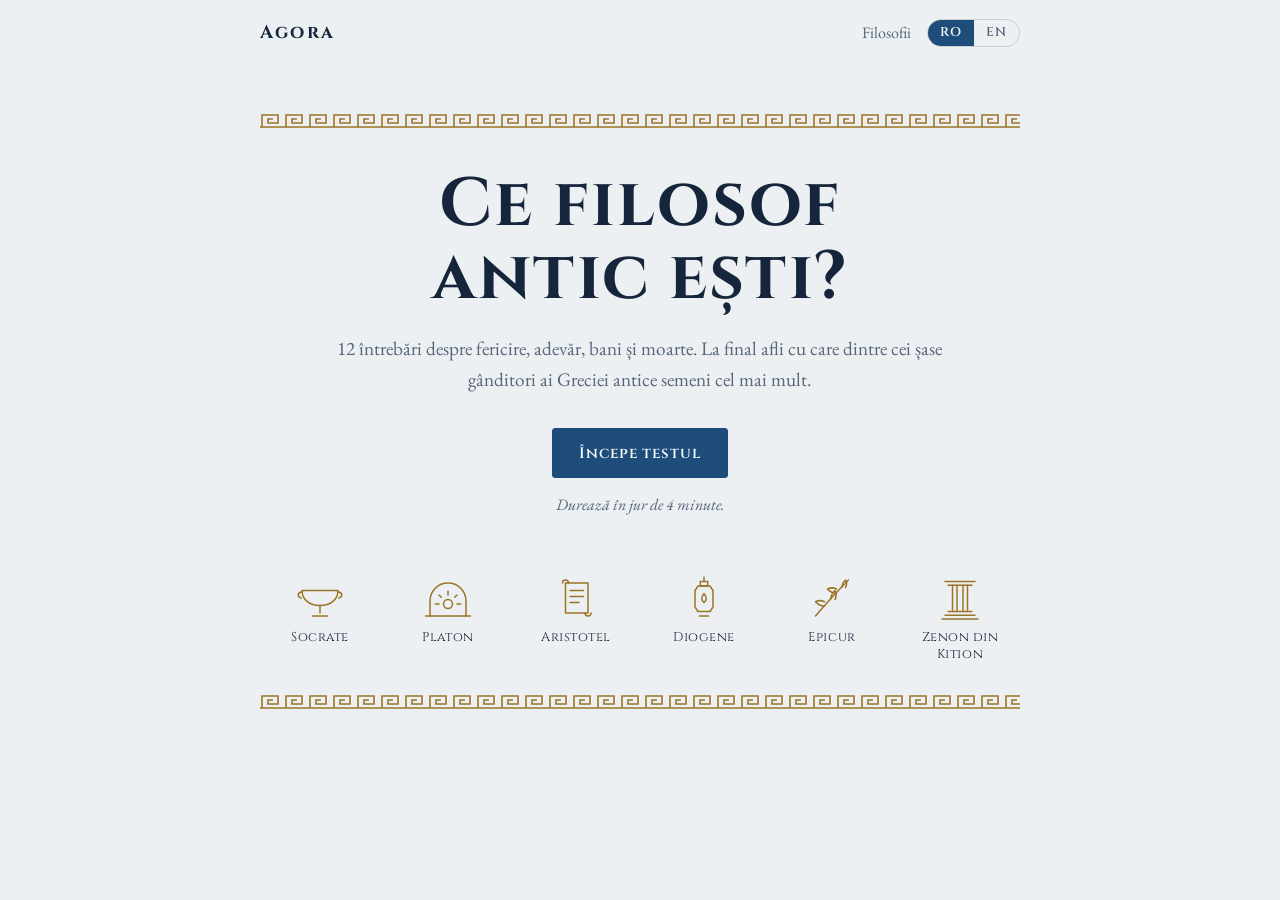
<file: index.html>
<!DOCTYPE html>
<html lang="ro">
<head>
  <meta charset="UTF-8">
  <meta name="viewport" content="width=device-width, initial-scale=1, viewport-fit=cover">
  <title>Ce filosof antic ești?</title>
  <script>document.documentElement.className += " js";</script>
  <style>.js .nojs-msg { display: none; }</style>
  <meta name="description" content="Un test de personalitate: află cu care filosof al Greciei antice semeni cel mai mult.">
  <link rel="icon" href="[data-uri]" type="image/svg+xml">
  <link rel="preconnect" href="https://fonts.googleapis.com">
  <link rel="preconnect" href="https://fonts.gstatic.com" crossorigin>
  <link href="https://fonts.googleapis.com/css2?family=Cinzel:wght@500;600;700&family=EB+Garamond:ital,wght@0,400;0,500;1,400&display=swap" rel="stylesheet">
  <style>
/* =========================================================
   Tema: Grecia antică. Marmură rece, albastru egean, aur.
   Elementul distinctiv: banda cu meandru grecesc.
   ========================================================= */

:root {
  --marble: #EDF0F2;
  --surface: #FBFBFA;
  --ink: #15253B;
  --muted: #55657A;
  --aegean: #1E4D7B;
  --aegean-soft: rgba(30, 77, 123, 0.08);
  --gold: #9C7427;
  --line: rgba(21, 37, 59, 0.16);
  --on-aegean: #FBFBFA;

  --display: "Cinzel", "Trajan Pro", "Times New Roman", serif;
  --text: "EB Garamond", Garamond, "Times New Roman", serif;
  color-scheme: light;
}

@media (prefers-color-scheme: dark) {
  :root:not([data-theme="light"]) {
    --marble: #0C1624;
    --surface: #122035;
    --ink: #E8ECF1;
    --muted: #9DABBD;
    --aegean: #86B5E0;
    --aegean-soft: rgba(134, 181, 224, 0.1);
    --gold: #D2AD5A;
    --line: rgba(232, 236, 241, 0.14);
    --on-aegean: #0C1624;
    color-scheme: dark;
  }
}

:root[data-theme="dark"] {
  --marble: #0C1624;
  --surface: #122035;
  --ink: #E8ECF1;
  --muted: #9DABBD;
  --aegean: #86B5E0;
  --aegean-soft: rgba(134, 181, 224, 0.1);
  --gold: #D2AD5A;
  --line: rgba(232, 236, 241, 0.14);
  --on-aegean: #0C1624;
  color-scheme: dark;
}

/* Zonele sigure de pe telefoane (notch, bara de jos) */
:root {
  padding-top: env(safe-area-inset-top, 0px);
  padding-bottom: env(safe-area-inset-bottom, 0px);
}
html { scroll-padding-top: env(safe-area-inset-top, 0px); }

*, *::before, *::after { box-sizing: border-box; }

html { -webkit-text-size-adjust: 100%; }

body {
  margin: 0;
  min-height: 100vh;
  display: flex;
  flex-direction: column;
  background: var(--marble);
  color: var(--ink);
  font-family: var(--text);
  font-size: 1.1875rem;
  line-height: 1.6;
}

img, svg { max-width: 100%; }

:focus-visible {
  outline: 3px solid var(--gold);
  outline-offset: 3px;
}

/* ---------- Meandru grecesc ---------- */

.meander {
  height: 14px;
  background: var(--gold);
  -webkit-mask: url("data:image/svg+xml,%3Csvg xmlns='http://www.w3.org/2000/svg' viewBox='0 0 24 14'%3E%3Cpath d='M0 13H24M2 13V1H18V9H8V5H13' fill='none' stroke='black' stroke-width='1.6'/%3E%3C/svg%3E") repeat-x left center / 24px 14px;
          mask: url("data:image/svg+xml,%3Csvg xmlns='http://www.w3.org/2000/svg' viewBox='0 0 24 14'%3E%3Cpath d='M0 13H24M2 13V1H18V9H8V5H13' fill='none' stroke='black' stroke-width='1.6'/%3E%3C/svg%3E") repeat-x left center / 24px 14px;
}

/* ---------- Antet și subsol ---------- */

.site-header {
  width: 100%;
  max-width: 800px;
  margin: 0 auto;
  padding: 1rem 1.25rem;
  display: flex;
  align-items: center;
  justify-content: space-between;
  gap: 1rem;
}

.brand {
  font-family: var(--display);
  font-weight: 700;
  font-size: 1.15rem;
  letter-spacing: 0.12em;
  color: var(--ink);
  text-decoration: none;
}

.header-right {
  display: flex;
  align-items: center;
  gap: 1rem;
}

.nav-link {
  background: none;
  border: 0;
  padding: 0.25rem 0;
  font: inherit;
  font-size: 1rem;
  color: var(--muted);
  cursor: pointer;
  text-decoration: none;
}
.nav-link:hover { color: var(--ink); }

.lang {
  display: inline-flex;
  border: 1px solid var(--line);
  border-radius: 999px;
  overflow: hidden;
}
.lang button {
  background: none;
  border: 0;
  padding: 0.3rem 0.75rem;
  font-family: var(--display);
  font-weight: 600;
  font-size: 0.8rem;
  letter-spacing: 0.08em;
  color: var(--muted);
  cursor: pointer;
}
.lang button[aria-pressed="true"] {
  background: var(--aegean);
  color: var(--on-aegean);
}

.page {
  width: 100%;
  max-width: 800px;
  margin: 0 auto;
  padding: 1rem 1.25rem 4rem;
}

/* ---------- Butoane ---------- */

.btn {
  font-family: var(--display);
  font-weight: 600;
  font-size: 0.95rem;
  letter-spacing: 0.06em;
  padding: 0.85rem 1.6rem;
  border: 1px solid var(--aegean);
  border-radius: 3px;
  background: transparent;
  color: var(--aegean);
  cursor: pointer;
  transition: background-color 0.15s, color 0.15s;
}
.btn:hover { background: var(--aegean-soft); }

.btn.primary {
  background: var(--aegean);
  color: var(--on-aegean);
}
.btn.primary:hover { filter: brightness(1.08); }

.btn.link {
  border: 0;
  padding: 0.5rem 0;
  background: none;
  font-family: var(--text);
  font-weight: 400;
  font-size: 1rem;
  letter-spacing: 0;
  color: var(--muted);
  text-decoration: underline;
  text-underline-offset: 3px;
}

.actions {
  display: flex;
  flex-wrap: wrap;
  align-items: center;
  gap: 0.75rem 1rem;
  margin: 2.5rem 0 2rem;
}
.actions.center { justify-content: center; }

/* ---------- Iconițe ---------- */

.icon {
  display: inline-block;
  color: var(--gold);
  line-height: 0;
}
.icon svg {
  width: 48px;
  height: 48px;
  fill: none;
  stroke: currentColor;
  stroke-width: 2;
  stroke-linecap: round;
  stroke-linejoin: round;
}
.icon.small svg { width: 32px; height: 32px; }
.icon.big svg { width: 84px; height: 84px; stroke-width: 1.6; }

/* ---------- Pagina de start ---------- */

.hero {
  text-align: center;
  padding-top: 2rem;
}

.hero h1 {
  font-family: var(--display);
  font-weight: 700;
  font-size: clamp(2.3rem, 7.5vw, 4.25rem);
  line-height: 1.08;
  letter-spacing: 0.03em;
  margin: 2.5rem auto 1.25rem;
  max-width: 14ch;
  text-wrap: balance;
}

.lead {
  max-width: 34em;
  margin: 0 auto 2rem;
  color: var(--muted);
  font-size: 1.2rem;
}

.note {
  margin: 0.9rem 0 0;
  font-size: 1rem;
  font-style: italic;
  color: var(--muted);
}

.frieze {
  list-style: none;
  padding: 0;
  margin: 3.5rem 0 2rem;
  display: grid;
  grid-template-columns: repeat(6, 1fr);
  gap: 1rem 0.5rem;
}
.frieze li {
  display: flex;
  flex-direction: column;
  align-items: center;
  gap: 0.5rem;
}
.frieze-name {
  font-family: var(--display);
  font-size: 0.8rem;
  letter-spacing: 0.04em;
  line-height: 1.3;
  color: var(--ink);
}

/* ---------- Chestionar ---------- */

.quiz { padding-top: 1.5rem; }

.progress {
  height: 3px;
  background: var(--line);
}
.progress span {
  display: block;
  height: 100%;
  background: var(--gold);
  transition: width 0.35s ease;
}

.counter {
  margin: 1.25rem 0 0.25rem;
  font-size: 1rem;
  color: var(--muted);
}

.question {
  font-family: var(--text);
  font-weight: 500;
  font-size: clamp(1.65rem, 4.6vw, 2.2rem);
  line-height: 1.25;
  margin: 0 0 1.75rem;
  text-wrap: balance;
}
.question:focus { outline: none; }

.answers {
  display: grid;
  gap: 0.6rem;
  margin-bottom: 1.25rem;
}

.answer {
  text-align: left;
  font: inherit;
  line-height: 1.4;
  color: var(--ink);
  background: var(--surface);
  border: 1px solid var(--line);
  border-radius: 4px;
  padding: 0.95rem 1.15rem;
  cursor: pointer;
  transition: border-color 0.15s, background-color 0.15s, box-shadow 0.15s;
}
.answer:hover { border-color: var(--gold); }
.answer.selected {
  border-color: var(--aegean);
  background: var(--aegean-soft);
  box-shadow: inset 4px 0 0 var(--aegean);
}
.answer.with-icon {
  display: flex;
  align-items: center;
  gap: 1rem;
}

/* ---------- Rezultat (stela) ---------- */

.stele {
  margin-top: 1rem;
  padding: 1.25rem clamp(1.25rem, 5vw, 3.25rem);
  background: var(--surface);
  border: 1px solid var(--line);
}

.stele-head {
  text-align: center;
  padding: 2.25rem 0 1rem;
}

.you-are {
  margin: 1rem 0 0;
  font-style: italic;
  font-size: 1.25rem;
  color: var(--muted);
}

.stele h1 {
  font-family: var(--display);
  font-weight: 700;
  font-size: clamp(2.5rem, 9vw, 4.75rem);
  line-height: 1.05;
  letter-spacing: 0.06em;
  margin: 0.1rem 0 0;
  text-wrap: balance;
  animation: inscribe 1s ease-out both;
}
.stele h1:focus { outline: none; }

@keyframes inscribe {
  from { opacity: 0; letter-spacing: 0.28em; }
  to   { opacity: 1; letter-spacing: 0.06em; }
}

.years {
  margin: 0.35rem 0 0;
  font-size: 1rem;
  color: var(--muted);
}

.tagline {
  margin: 0.75rem 0 0;
  font-family: var(--display);
  font-weight: 600;
  letter-spacing: 0.08em;
  color: var(--gold);
}

.desc {
  font-size: 1.3rem;
  line-height: 1.55;
  max-width: 36em;
  margin: 1.5rem auto 0;
}

.stele blockquote {
  margin: 2.5rem 0;
  padding: 1.5rem 0;
  border-top: 1px solid var(--line);
  border-bottom: 1px solid var(--line);
  text-align: center;
}
.stele blockquote p {
  margin: 0;
  font-style: italic;
  font-size: clamp(1.4rem, 4vw, 1.75rem);
  line-height: 1.35;
  text-wrap: balance;
}
.stele blockquote cite {
  display: block;
  margin-top: 0.75rem;
  font-style: normal;
  font-family: var(--display);
  font-size: 0.85rem;
  letter-spacing: 0.1em;
  color: var(--muted);
}

.stele h2 {
  font-family: var(--display);
  font-weight: 600;
  font-size: 1.05rem;
  letter-spacing: 0.08em;
  color: var(--aegean);
  margin: 2.25rem 0 0.5rem;
}

.ideas {
  margin: 0;
  padding-left: 1.2rem;
}
.ideas li { margin-bottom: 0.4rem; }
.ideas li::marker { color: var(--gold); }

.scores {
  list-style: none;
  margin: 0.75rem 0 0;
  padding: 0;
  display: grid;
  gap: 0.55rem;
}
.scores li {
  display: grid;
  grid-template-columns: minmax(7.5rem, 11rem) 1fr 3rem;
  align-items: center;
  gap: 0.75rem;
  font-size: 1.05rem;
}
.score-pct {
  text-align: right;
  color: var(--muted);
  font-variant-numeric: tabular-nums;
}
.bar {
  height: 8px;
  background: var(--line);
  border-radius: 4px;
  overflow: hidden;
}
.bar span {
  display: block;
  height: 100%;
  background: var(--aegean);
  border-radius: 4px;
}
.scores li.winner { font-weight: 500; }
.scores li.winner .bar span { background: var(--gold); }

.also {
  margin: 1rem 0 0;
  font-style: italic;
  color: var(--muted);
}

.story p {
  margin: 0 0 1rem;
  max-width: 38em;
}
.story p:first-child::first-letter {
  float: left;
  font-family: var(--display);
  font-weight: 700;
  font-size: 3.4em;
  line-height: 0.85;
  padding: 0.08em 0.12em 0 0;
  color: var(--gold);
}

.facts {
  list-style: none;
  margin: 0.75rem 0 0;
  padding: 0;
  display: grid;
  gap: 0.75rem;
}
.facts li {
  padding: 0.85rem 1.1rem;
  border-left: 3px solid var(--gold);
  background: var(--aegean-soft);
}

.traits {
  list-style: none;
  padding: 0;
  margin: 1.1rem 0 0;
  display: flex;
  flex-wrap: wrap;
  justify-content: center;
  gap: 0.4rem;
}
.traits li {
  padding: 0.2rem 0.75rem;
  border: 1px solid var(--line);
  border-radius: 999px;
  font-size: 0.98rem;
  color: var(--ink);
}

.two-col {
  display: grid;
  grid-template-columns: 1fr 1fr;
  gap: 0 2rem;
}
.ideas.plus li::marker { content: "+  "; color: var(--gold); font-weight: 600; }
.ideas.minus li::marker { content: "–  "; color: var(--muted); font-weight: 600; }

.compat {
  display: grid;
  grid-template-columns: 1fr 1fr;
  gap: 0.75rem;
  margin-top: 0.75rem;
}
.compat-card {
  display: flex;
  gap: 0.9rem;
  align-items: flex-start;
  padding: 1rem 1.1rem;
  border: 1px solid var(--line);
}
.compat-card .icon { flex: none; }
.compat-card .icon svg { width: 40px; height: 40px; }
.compat-card p { margin: 0; }
.compat-label {
  font-size: 0.95rem;
  font-style: italic;
  color: var(--muted);
}
.compat-name {
  font-family: var(--display);
  font-weight: 700;
  font-size: 1.1rem;
  letter-spacing: 0.04em;
  margin: 0.1rem 0 0.35rem !important;
}
.compat-why { font-size: 1.02rem; line-height: 1.5; }

.advice {
  margin: 2.5rem 0 0;
  padding: 1.25rem 1.4rem;
  background: var(--aegean);
  color: var(--on-aegean);
}
.stele .advice h2 {
  margin: 0 0 0.4rem;
  color: var(--on-aegean);
  opacity: 0.85;
}
.advice p {
  margin: 0;
  font-size: 1.25rem;
  line-height: 1.45;
}

/* ---------- Galerie ---------- */

.gallery-page { padding-top: 1.5rem; }

.gallery-page > h1 {
  font-family: var(--display);
  font-weight: 700;
  font-size: clamp(2rem, 6vw, 3rem);
  letter-spacing: 0.04em;
  text-align: center;
  margin: 1rem 0 0.5rem;
}
.gallery-page > h1:focus { outline: none; }
.gallery-page > .lead { text-align: center; }

.gallery {
  display: grid;
  grid-template-columns: repeat(auto-fit, minmax(290px, 1fr));
  gap: 1rem;
}

.figure {
  background: var(--surface);
  border: 1px solid var(--line);
  border-top: 3px solid var(--gold);
  padding: 1.5rem 1.4rem 1.25rem;
}
.figure h2 {
  font-family: var(--display);
  font-weight: 700;
  font-size: 1.35rem;
  letter-spacing: 0.04em;
  margin: 0.75rem 0 0;
}
.figure .tagline { margin-top: 0.4rem; font-size: 0.9rem; }
.figure-quote {
  font-style: italic;
  margin: 0.9rem 0;
  font-size: 1.1rem;
}
.figure-bio {
  margin: 0 0 0.9rem;
  font-size: 1.02rem;
  color: var(--muted);
}
.figure .ideas { font-size: 1.02rem; }

/* ---------- Notificare ---------- */

.toast {
  position: fixed;
  left: 50%;
  bottom: 1.5rem;
  transform: translate(-50%, 1rem);
  padding: 0.6rem 1.1rem;
  background: var(--ink);
  color: var(--marble);
  border-radius: 3px;
  font-size: 1rem;
  opacity: 0;
  pointer-events: none;
  transition: opacity 0.2s, transform 0.2s;
}
.toast.show { opacity: 1; transform: translate(-50%, 0); }

/* ---------- Ecrane mici ---------- */

@media (max-width: 600px) {
  body { font-size: 1.125rem; }
  .two-col, .compat { grid-template-columns: 1fr; }
  .frieze { grid-template-columns: repeat(3, 1fr); }
  .scores li { grid-template-columns: 6.5rem 1fr 2.75rem; font-size: 1rem; }
  .actions .btn:not(.link) { flex: 1 1 100%; }
  .header-right { gap: 0.6rem; }
}

@media (prefers-reduced-motion: reduce) {
  *, *::before, *::after {
    animation: none !important;
    transition: none !important;
  }
}

</style>
</head>
<body>
  <header class="site-header">
    <a class="brand" href="#" data-action="home" data-i18n="brand">Agora</a>
    <div class="header-right">
      <button class="nav-link" data-action="gallery" data-i18n="navGallery">Filosofii</button>
      <div class="lang" role="group" aria-label="Limba / Language">
        <button data-lang="ro" aria-pressed="true">RO</button>
        <button data-lang="en" aria-pressed="false">EN</button>
      </div>
    </div>
  </header>

  <main id="app" class="page" aria-live="polite">
    <section class="hero">
      <div class="meander" aria-hidden="true"></div>
      <h1>Ce filosof antic ești?</h1>
      <p class="lead nojs-msg">Testul nu poate rula în această previzualizare. Copiază linkul și deschide-l în Safari sau Chrome.</p>
      <p class="note nojs-msg">The quiz can’t run in this preview. Copy the link and open it in Safari or Chrome.</p>
    </section>
  </main>


  <div id="toast" class="toast" role="status"></div>

  <script>
/* =========================================================
   Datele testului: filosofi, întrebări și textele interfeței.
   Pentru a modifica o întrebare sau un text, editează aici.
   Fiecare text are două variante: ro (română) și en (engleză).
   ========================================================= */

const KEYS = ["socrates", "plato", "aristotle", "diogenes", "epicurus", "zeno"];

const ICONS = {
  // Cupa (kylix)
  socrates: '<svg viewBox="0 0 64 64" aria-hidden="true"><path d="M8 22h48c0 12-10 20-24 20S8 34 8 22z"/><path d="M8 24c-6 0-7 7-1 8M56 24c6 0 7 7 1 8"/><path d="M32 42v10M22 56h20"/></svg>',
  // Peștera și lumina
  plato: '<svg viewBox="0 0 64 64" aria-hidden="true"><path d="M8 56V36a24 24 0 0 1 48 0v20"/><circle cx="32" cy="40" r="6"/><path d="M32 28v-5M41 31l3-3M23 31l-3-3M44 40h5M15 40h5"/><path d="M2 56h60"/></svg>',
  // Sulul
  aristotle: '<svg viewBox="0 0 64 64" aria-hidden="true"><path d="M18 12h30v40H18z"/><path d="M14 12a4 4 0 0 1 8 0M44 52a4 4 0 0 0 8 0"/><path d="M24 22h18M24 30h18M24 38h12"/></svg>',
  // Felinarul
  diogenes: '<svg viewBox="0 0 64 64" aria-hidden="true"><path d="M32 4v6M27 10h10v6H27z"/><path d="M24 16h16l4 6v22l-4 6H24l-4-6V22z"/><path d="M32 26c-4 5-4 10 0 12 4-2 4-7 0-12z"/><path d="M26 56h12"/></svg>',
  // Ramura de măslin
  epicurus: '<svg viewBox="0 0 64 64" aria-hidden="true"><path d="M10 56C22 42 36 26 54 8"/><path d="M22 43c-8-1-12-6-12-6s6-3 12 0M30 34c1-8 6-12 6-12s3 6 0 12M38 26c-8-1-12-6-12-6s6-3 12 0M45 18c1-7 5-10 5-10s3 5 0 10"/></svg>',
  // Coloana (stoa)
  zeno: '<svg viewBox="0 0 64 64" aria-hidden="true"><path d="M12 10h40M16 15h32M16 50h32M12 55h40M8 60h48"/><path d="M22 15v35M28 15v35M36 15v35M42 15v35"/></svg>'
};

const PROFILES = {
  socrates: {
    name: { ro: "Socrate", en: "Socrates" },
    years: { ro: "c. 470–399 î.Hr.", en: "c. 470–399 BC" },
    tagline: { ro: "Cel care pune întrebări", en: "The questioner" },
    description: {
      ro: "Ești curios și nu te mulțumești cu răspunsuri gata făcute. Preferi să recunoști că nu știi decât să pretinzi că știi, iar cele mai bune idei îți vin în discuții cu alții. Pentru tine, cunoașterea de sine stă la baza unei vieți bune.",
      en: "You’re curious and never settle for ready-made answers. You’d rather admit you don’t know than pretend you do, and your best ideas come from talking things through with others. For you, knowing yourself is the foundation of a good life."
    },
    bio: {
      ro: [
        "S-a născut la Atena în jurul anului 470 î.Hr., fiul unui cioplitor în piatră și al unei moașe. Era scund, cu nasul cârn și ochii bulbucați, umbla desculț și iarna, și vara și își petrecea zilele în agora, oprind pe oricine ca să-l întrebe ce este curajul, dreptatea sau binele. Spre deosebire de sofiștii vremii, nu cerea niciodată bani pentru lecții.",
        "Oracolul din Delfi a declarat că nu există om mai înțelept decât Socrate. Nedumerit, el a început să-i ia la întrebări pe politicieni, poeți și meșteșugari și a descoperit că ei credeau că știu, dar de fapt nu știau. El, cel puțin, știa că nu știe. Întrebările lui i-au adus mulți dușmani: în 399 î.Hr. a fost acuzat că nu respectă zeii cetății și că strică tineretul, iar juriul l-a condamnat la moarte. Prietenii i-au pregătit evadarea, dar a refuzat, spunând că nu poate încălca legile pe care le-a respectat toată viața."
      ],
      en: [
        "He was born in Athens around 470 BC, the son of a stonemason and a midwife. He was short, with a snub nose and bulging eyes, went barefoot in winter and summer, and spent his days in the agora, stopping anyone to ask them what courage, justice or goodness really are. Unlike the sophists of his time, he never charged money for teaching.",
        "The oracle at Delphi declared that no one was wiser than Socrates. Puzzled, he began questioning politicians, poets and craftsmen, and found that they thought they knew things they didn’t. He, at least, knew that he didn’t know. His questions made him many enemies: in 399 BC he was accused of disrespecting the city’s gods and corrupting the young, and the jury sentenced him to death. His friends arranged an escape, but he refused, saying he couldn’t break the laws he had obeyed all his life."
      ]
    },
    ideas: {
      ro: [
        "Maieutica: adevărul se „naște” prin întrebări și dialog.",
        "„Știu că nu știu nimic”: înțelepciunea începe cu recunoașterea propriei ignoranțe.",
        "Virtutea este cunoaștere: cine știe ce e binele, face binele."
      ],
      en: [
        "Maieutics: truth is “delivered” through questions and dialogue.",
        "“I know that I know nothing”: wisdom begins with admitting your own ignorance.",
        "Virtue is knowledge: whoever truly knows the good will do the good."
      ]
    },
    quote: { ro: "O viață necercetată nu merită trăită.", en: "The unexamined life is not worth living." },
    facts: {
      ro: [
        "Își compara metoda cu meseria mamei lui: așa cum o moașă ajută la nașterea copiilor, el îi ajuta pe ceilalți să „nască” idei. De aici vine cuvântul „maieutică”.",
        "A luptat ca soldat în războiul peloponesiac și i-a salvat viața tânărului Alcibiade, viitor general, în bătălia de la Potideea.",
        "N-a scris nimic. Tot ce știm despre el vine de la elevii lui, mai ales de la Platon. Ultimele lui cuvinte, după ce a băut cucuta, ar fi fost: „Criton, îi datorăm un cocoș lui Asclepios.” Asclepios era zeul vindecării, ca și cum moartea ar fi fost leacul."
      ],
      en: [
        "He compared his method to his mother’s job: just as a midwife helps deliver babies, he helped others “give birth” to ideas. That’s where the word “maieutics” comes from.",
        "He fought as a soldier in the Peloponnesian War and saved the life of young Alcibiades, a future general, at the battle of Potidaea.",
        "He never wrote anything. Everything we know about him comes from his students, mainly Plato. His last words after drinking the hemlock are said to have been: “Crito, we owe a rooster to Asclepius.” Asclepius was the god of healing, as if death were the cure."
      ]
    }
  },

  plato: {
    name: { ro: "Platon", en: "Plato" },
    years: { ro: "c. 428–348 î.Hr.", en: "c. 428–348 BC" },
    tagline: { ro: "Idealistul", en: "The idealist" },
    description: {
      ro: "Crezi că dincolo de lumea pe care o vezi există ceva mai perfect și mai adevărat. Te atrag frumusețea, dreptatea și ideile mari, și visezi la o lume organizată după ele. Uneori pari cu capul în nori, dar tocmai de acolo vezi mai departe.",
      en: "You believe that beyond the world you see lies something more perfect and more true. Beauty, justice and big ideas draw you in, and you dream of a world built around them. You may seem to have your head in the clouds, but that’s exactly why you see further."
    },
    bio: {
      ro: [
        "S-a născut în jurul anului 428 î.Hr. într-una dintre cele mai bogate familii aristocratice din Atena. Se spune că numele lui adevărat era Aristocles, iar „Platon” (de la grecescul platys, „lat”) ar fi fost o poreclă de la antrenorul de lupte, din cauza umerilor largi. În tinerețe scria tragedii și visa la o carieră politică.",
        "Totul s-a schimbat când l-a cunoscut pe Socrate. După ce profesorul lui a fost executat, Platon s-a dezamăgit de politica Atenei și a plecat ani de zile în călătorie. În Sicilia a încercat să-l transforme pe tiranul Dionisie din Siracuza într-un rege-filosof, dar relația s-a stricat atât de rău încât, potrivit tradiției, a ajuns vândut ca sclav și a fost răscumpărat de un prieten. Întors la Atena, a fondat Academia, unde a predat aproape 40 de ani."
      ],
      en: [
        "He was born around 428 BC into one of the richest aristocratic families in Athens. Legend says his real name was Aristocles, and that “Plato” (from the Greek platys, “broad”) was a nickname from his wrestling coach because of his wide shoulders. As a young man he wrote tragedies and dreamed of a career in politics.",
        "Everything changed when he met Socrates. After his teacher was executed, Plato lost faith in Athenian politics and spent years travelling. In Sicily he tried to turn Dionysius, the tyrant of Syracuse, into a philosopher-king, but things went so badly that, according to tradition, he was sold as a slave and ransomed by a friend. Back in Athens he founded the Academy, where he taught for almost 40 years."
      ]
    },
    ideas: {
      ro: [
        "Lumea Ideilor: lucrurile din jur sunt doar copii imperfecte ale unor forme eterne.",
        "Mitul peșterii: majoritatea oamenilor confundă umbrele cu realitatea.",
        "Statul ideal ar trebui condus de filosofi."
      ],
      en: [
        "The world of Forms: the things around us are imperfect copies of eternal Forms.",
        "The allegory of the cave: most people mistake shadows for reality.",
        "The ideal state should be ruled by philosophers."
      ]
    },
    quote: { ro: "Începutul este partea cea mai importantă a lucrării.", en: "The beginning is the most important part of the work." },
    facts: {
      ro: [
        "Academia se afla într-o grădină închinată eroului Akademos. De la numele lui vin cuvintele „academie” și „academic”, pe care le folosim și azi.",
        "Legenda Atlantidei, insula care s-a scufundat într-o singură zi și o noapte, apare pentru prima dată în două dialoguri ale lui Platon, Timaios și Critias.",
        "E unul dintre puținii autori antici a căror operă s-a păstrat aproape în întregime. Filosoful Alfred North Whitehead spunea că toată filosofia europeană e doar un șir de note de subsol la Platon."
      ],
      en: [
        "The Academy stood in a grove dedicated to the hero Akademos. His name gave us the words “academy” and “academic”, still used today.",
        "The legend of Atlantis, the island that sank in a single day and night, first appears in two of Plato’s dialogues, Timaeus and Critias.",
        "He is one of the few ancient authors whose work survives almost entirely. The philosopher Alfred North Whitehead said all of European philosophy is just a series of footnotes to Plato."
      ]
    }
  },

  aristotle: {
    name: { ro: "Aristotel", en: "Aristotle" },
    years: { ro: "384–322 î.Hr.", en: "384–322 BC" },
    tagline: { ro: "Omul echilibrului", en: "The balanced mind" },
    description: {
      ro: "Ești practic, organizat și analitic. Vrei să înțelegi lucrurile observându-le, comparându-le și punându-le în ordine. În viață cauți calea de mijloc: nici prea mult, nici prea puțin.",
      en: "You’re practical, organised and analytical. You want to understand things by observing them, comparing them and putting them in order. In life you look for the middle way: neither too much nor too little."
    },
    bio: {
      ro: [
        "S-a născut în 384 î.Hr. la Stagira, în nordul Greciei, de aceea i se mai spune „Stagiritul”. Tatăl lui era medicul regelui Macedoniei, așa că a crescut aproape de curtea regală și de lumea medicinei. La 17 ani a plecat la Atena și a intrat la Academia lui Platon, unde a rămas aproape 20 de ani. Se spune că Platon îl numea „mintea școlii”.",
        "După moartea lui Platon a trăit o vreme pe insula Lesbos, unde a studiat animalele marine din lagune, apoi regele Filip al II-lea l-a chemat să-l educe pe fiul său de 13 ani, viitorul Alexandru cel Mare. În 335 î.Hr. și-a deschis propria școală la Atena, Liceul, și a scris despre aproape tot: logică, fizică, biologie, etică, politică și poezie. Când Alexandru a murit, atenienii s-au întors împotriva macedonenilor, iar Aristotel a fost acuzat de impietate. A plecat din oraș ca atenienii „să nu păcătuiască de două ori împotriva filosofiei”, cu gândul la Socrate."
      ],
      en: [
        "He was born in 384 BC in Stagira, in northern Greece, which is why he’s also called “the Stagirite”. His father was physician to the king of Macedon, so he grew up close to the royal court and the world of medicine. At 17 he went to Athens and joined Plato’s Academy, where he stayed for almost 20 years. Plato reportedly called him “the mind of the school”.",
        "After Plato died he lived for a while on the island of Lesbos, studying marine animals in its lagoons. Then King Philip II invited him to tutor his 13-year-old son, the future Alexander the Great. In 335 BC he opened his own school in Athens, the Lyceum, and wrote about almost everything: logic, physics, biology, ethics, politics and poetry. When Alexander died, the Athenians turned against the Macedonians and Aristotle was charged with impiety. He left the city so that Athens would not “sin twice against philosophy”, thinking of Socrates."
      ]
    },
    ideas: {
      ro: [
        "Virtutea este media dintre două extreme: curajul stă între lașitate și nesăbuință.",
        "Logica: a pus bazele raționamentului corect, prin silogism.",
        "Scopul vieții este eudaimonia, o viață împlinită, trăită după rațiune."
      ],
      en: [
        "Virtue is the mean between two extremes: courage lies between cowardice and recklessness.",
        "Logic: he laid the foundations of correct reasoning with the syllogism.",
        "The goal of life is eudaimonia, a flourishing life guided by reason."
      ]
    },
    quote: { ro: "Omul este prin natura sa o ființă socială.", en: "Man is by nature a social animal." },
    facts: {
      ro: [
        "Preda plimbându-se pe aleile acoperite ale Liceului, de aceea elevii lui au fost numiți „peripatetici”, adică „cei care se plimbă”.",
        "Nu a avut mereu dreptate: credea că obiectele grele cad mai repede decât cele ușoare și că femeile au mai puțini dinți decât bărbații. Prima idee a fost contrazisă abia de Galileo, aproape 2000 de ani mai târziu.",
        "În Evul Mediu autoritatea lui era atât de mare încât învățații îl numeau simplu „Filosoful”, fără să mai fie nevoie de nume."
      ],
      en: [
        "He taught while walking along the Lyceum’s covered paths, so his students became known as “peripatetics”, meaning “those who walk around”.",
        "He wasn’t always right: he believed heavy objects fall faster than light ones and that women have fewer teeth than men. The first idea wasn’t overturned until Galileo, almost 2,000 years later.",
        "In the Middle Ages his authority was so great that scholars simply called him “the Philosopher”, with no name needed."
      ]
    }
  },

  diogenes: {
    name: { ro: "Diogene", en: "Diogenes" },
    years: { ro: "c. 412–323 î.Hr.", en: "c. 412–323 BC" },
    tagline: { ro: "Rebelul", en: "The rebel" },
    description: {
      ro: "Nu-ți pasă de convenții, de bani sau de ce cred alții. Spui lucrurilor pe nume, chiar dacă deranjează, și știi că ai nevoie de foarte puțin ca să fii liber. Pentru tine, cele mai multe reguli sociale sunt doar teatru.",
      en: "You don’t care about conventions, money or what other people think. You call things by their name, even when it bothers people, and you know you need very little to be free. To you, most social rules are just theatre."
    },
    bio: {
      ro: [
        "S-a născut în jurul anului 412 î.Hr. la Sinope, un oraș grecesc pe țărmul Mării Negre, în actuala Turcie. Tatăl lui era bancher, iar unul dintre ei, poate chiar Diogene, a fost prins falsificând monedele orașului. Exilat, Diogene a transformat rușinea în misiune: spunea că rostul lui e să „falsifice moneda”, adică să arate că valorile acceptate de toți sunt false.",
        "La Atena a dormit într-un vas mare de lut lângă piață, a purtat o singură mantie și a trăit din ce primea de la alții. Ziua în amiaza mare umbla cu un felinar aprins, spunând că „caută un om”. Atenienii îl porecleau „câinele” (în greacă kyon), iar el a primit porecla cu mândrie. De la ea vine cuvântul „cinic”. Mai târziu a fost capturat de pirați și vândut ca sclav în Corint. Întrebat ce știe să facă, a răspuns: „Să conduc oameni. Vinde-mă cuiva care are nevoie de un stăpân.” Cel care l-a cumpărat l-a făcut profesorul copiilor săi."
      ],
      en: [
        "He was born around 412 BC in Sinope, a Greek city on the Black Sea coast, in today’s Turkey. His father was a banker, and one of them, perhaps Diogenes himself, was caught defacing the city’s coins. Exiled, Diogenes turned the disgrace into a mission: he said his purpose was to “deface the currency”, meaning to show that the values everyone accepts are fake.",
        "In Athens he slept in a large clay jar near the market, wore a single cloak and lived on what others gave him. In broad daylight he walked around with a lit lantern, saying he was “looking for a human being”. The Athenians nicknamed him “the dog” (kyon in Greek), and he wore the name proudly. That’s where the word “cynic” comes from. Later he was captured by pirates and sold as a slave in Corinth. Asked what he could do, he replied: “Govern men. Sell me to someone who needs a master.” The man who bought him made him tutor to his children."
      ]
    },
    ideas: {
      ro: [
        "Cinismul: o viață simplă, în acord cu natura, fără lux.",
        "Normele sociale, averea și statutul nu au valoare în sine.",
        "Libertatea vine din a avea nevoie de cât mai puțin."
      ],
      en: [
        "Cynicism: a simple life in agreement with nature, free of luxury.",
        "Social norms, wealth and status have no value in themselves.",
        "Freedom comes from needing as little as possible."
      ]
    },
    quote: { ro: "Sunt cetățean al lumii.", en: "I am a citizen of the world." },
    facts: {
      ro: [
        "Avea o singură cupă. Când a văzut un copil bând apă din palme, a aruncat-o și a spus: „Un copil m-a întrecut în simplitate.”",
        "Când Platon a definit omul drept „un animal biped fără pene”, Diogene a jumulit un cocoș, l-a adus la Academie și a strigat: „Iată omul lui Platon!” Platon a adăugat apoi la definiție „cu unghii late”.",
        "Când Alexandru cel Mare l-a vizitat și l-a întrebat ce își dorește, Diogene, care stătea la soare, i-a răspuns: „Dă-te puțin la o parte, că-mi iei soarele.” Alexandru ar fi spus apoi: „Dacă n-aș fi Alexandru, aș vrea să fiu Diogene.”"
      ],
      en: [
        "He owned a single cup. When he saw a child drinking water from cupped hands, he threw it away and said: “A child has beaten me in simplicity.”",
        "When Plato defined man as “a featherless biped”, Diogenes plucked a rooster, brought it to the Academy and shouted: “Here is Plato’s man!” Plato then added “with broad nails” to the definition.",
        "When Alexander the Great visited him and asked what he wanted, Diogenes, who was lying in the sun, replied: “Stand a little out of my sunlight.” Alexander is said to have remarked: “If I weren’t Alexander, I would want to be Diogenes.”"
      ]
    }
  },

  epicurus: {
    name: { ro: "Epicur", en: "Epicurus" },
    years: { ro: "341–270 î.Hr.", en: "341–270 BC" },
    tagline: { ro: "Căutătorul liniștii", en: "The seeker of calm" },
    description: {
      ro: "Pentru tine fericirea înseamnă prieteni buni, plăceri simple și o minte fără griji. Nu alergi după faimă sau bani și eviți agitația inutilă. Știi să te bucuri de o cină lungă, o conversație bună și o după-amiază liniștită.",
      en: "For you, happiness means good friends, simple pleasures and a mind free of worry. You don’t chase fame or money, and you avoid needless stress. You know how to enjoy a long dinner, a good conversation and a quiet afternoon."
    },
    bio: {
      ro: [
        "S-a născut în 341 î.Hr. pe insula Samos, într-o familie modestă de coloniști atenieni; tatăl lui era învățător. Se spune că a început să se intereseze de filosofie la 14 ani, când profesorul lui n-a putut să-i explice de unde a apărut haosul din care, după poeți, s-a născut lumea.",
        "În 306 î.Hr. a cumpărat la Atena o casă cu grădină și și-a deschis acolo școala. Potrivit lui Seneca, pe poartă scria că vizitatorii vor fi bine primiți și că aici binele suprem este plăcerea. Dar nu era vorba de petreceri: discipolii trăiau simplu, cu pâine, apă și legume, și puneau prietenia mai presus de orice. A scris aproape 300 de cărți, din care s-au păstrat doar câteva scrisori și maxime. A murit după două săptămâni de dureri cumplite, dar în ultima scrisoare a numit acea zi „fericită”, pentru că se gândea la discuțiile cu prietenii."
      ],
      en: [
        "He was born in 341 BC on the island of Samos, into a modest family of Athenian settlers; his father was a schoolteacher. He reportedly got hooked on philosophy at 14, when his teacher couldn’t explain where the chaos came from that, according to the poets, the world was born out of.",
        "In 306 BC he bought a house with a garden in Athens and opened his school there. According to Seneca, the gate promised visitors a warm welcome and declared that here the highest good was pleasure. But this wasn’t about partying: his followers lived on bread, water and vegetables and valued friendship above all. He wrote almost 300 books, of which only a few letters and sayings survive. He died after two weeks of terrible pain, yet in his last letter he called that day “happy”, because he was thinking of his conversations with friends."
      ]
    },
    ideas: {
      ro: [
        "Plăcerea înseamnă absența durerii și a neliniștii (ataraxia), nu excesul.",
        "Prietenia este unul dintre cele mai mari bunuri ale vieții.",
        "Frica de moarte și de zei ne strică viața fără motiv."
      ],
      en: [
        "Pleasure means the absence of pain and anxiety (ataraxia), not excess.",
        "Friendship is one of the greatest goods in life.",
        "Fear of death and of the gods spoils our lives for no reason."
      ]
    },
    quote: { ro: "Moartea nu este nimic pentru noi.", en: "Death is nothing to us." },
    facts: {
      ro: [
        "Într-o scrisoare îi cerea unui prieten: „Trimite-mi un vas mic cu brânză, ca să mă pot ospăta când vreau.” Pentru el, atât însemna un ospăț.",
        "Și-a rezumat filosofia ca pe un „leac în patru părți”: nu te teme de zei, nu te îngrijora de moarte, binele e ușor de obținut, iar răul e ușor de îndurat.",
        "O bibliotecă plină cu texte ale epicurienilor a fost îngropată de erupția Vezuviului în anul 79, la Herculaneum. Sulurile carbonizate sunt citite azi cu ajutorul razelor X și al inteligenței artificiale."
      ],
      en: [
        "In one letter he asked a friend: “Send me a little pot of cheese, so that I can feast whenever I like.” To him, that was a feast.",
        "He summed up his philosophy as a “fourfold cure”: don’t fear the gods, don’t worry about death, what is good is easy to get, and what is bad is easy to endure.",
        "A library full of Epicurean texts was buried by the eruption of Vesuvius in AD 79, at Herculaneum. Today the charred scrolls are being read with X-rays and artificial intelligence."
      ]
    }
  },

  zeno: {
    name: { ro: "Zenon din Kition", en: "Zeno of Citium" },
    years: { ro: "c. 334–262 î.Hr.", en: "c. 334–262 BC" },
    tagline: { ro: "Stoicul", en: "The stoic" },
    description: {
      ro: "Rămâi calm când alții intră în panică. Îți controlezi emoțiile, accepți ce nu poți schimba și te concentrezi pe ce depinde de tine. Ai simțul datoriei, iar oamenii se bazează pe tine când e greu.",
      en: "You stay calm when others panic. You keep your emotions in check, accept what you can’t change and focus on what’s up to you. You have a strong sense of duty, and people rely on you when things get hard."
    },
    bio: {
      ro: [
        "S-a născut în jurul anului 334 î.Hr. în orașul Kition din Cipru și era negustor de purpură, vopseaua scumpă folosită pentru hainele regilor. Pe la 30 de ani, corabia lui a naufragiat lângă Atena și și-a pierdut toată marfa. Ajuns în oraș, a intrat într-o librărie și a început să citească o carte despre Socrate. Impresionat, l-a întrebat pe librar unde poate găsi oameni ca acela. Librarul i l-a arătat pe filosoful Crates, care tocmai trecea pe stradă: „Urmează-l pe el.”",
        "Zenon chiar l-a urmat și a studiat ani de zile cu mai mulți filosofi, apoi a început să predea sub Stoa Poikile, un portic public din piața Atenei, decorat cu picturi ale bătăliei de la Maraton. Fiind un loc public, oricine putea să-l asculte, bogat sau sărac. Trăia foarte simplu, cu pâine și smochine, și era admirat pentru autocontrolul lui. La moartea lui, atenienii l-au onorat cu o coroană de aur și un mormânt ridicat pe cheltuiala orașului."
      ],
      en: [
        "He was born around 334 BC in the city of Citium, on Cyprus, and traded in purple dye, the expensive colour used for royal robes. At about 30, his ship was wrecked near Athens and he lost all his cargo. In the city he walked into a bookshop and started reading a book about Socrates. Impressed, he asked the bookseller where he could find men like that. The bookseller pointed to the philosopher Crates, who happened to be walking past: “Follow him.”",
        "Zeno did follow him, studied with several philosophers for years, and then began teaching under the Stoa Poikile, a public colonnade in the Athenian market decorated with paintings of the battle of Marathon. Because it was a public place, anyone could listen, rich or poor. He lived very simply on bread and figs and was admired for his self-control. When he died, the Athenians honoured him with a golden crown and a tomb built at the city’s expense."
      ]
    },
    ideas: {
      ro: [
        "Stoicismul: a trăi în acord cu natura și cu rațiunea.",
        "Unele lucruri depind de noi, altele nu, iar liniștea vine din a face diferența.",
        "Virtutea este singurul bine adevărat; restul sunt lucruri „indiferente”."
      ],
      en: [
        "Stoicism: living in agreement with nature and reason.",
        "Some things are up to us and some are not, and peace comes from knowing the difference.",
        "Virtue is the only true good; everything else is “indifferent”."
      ]
    },
    quote: { ro: "Scopul vieții este să trăiești în acord cu natura.", en: "The goal of life is to live in agreement with nature." },
    facts: {
      ro: [
        "Despre naufragiul lui spunea: „Am avut o călătorie norocoasă atunci când am naufragiat”, pentru că așa a ajuns la filosofie.",
        "Stoicismul a avut adepți de la sclavi la împărați: Epictet a fost sclav, Seneca a fost consilierul lui Nero, iar Marcus Aurelius a fost împăratul Romei.",
        "Ideea stoică după care nu întâmplările ne supără, ci felul în care le judecăm, a inspirat terapia cognitiv-comportamentală, una dintre cele mai folosite forme de psihoterapie de azi."
      ],
      en: [
        "About his shipwreck he said: “I made a prosperous voyage when I was shipwrecked”, because that is how he found philosophy.",
        "Stoicism had followers from slaves to emperors: Epictetus was a slave, Seneca advised Nero, and Marcus Aurelius was emperor of Rome.",
        "The Stoic idea that we are upset not by events but by how we judge them inspired cognitive behavioural therapy, one of the most widely used forms of psychotherapy today."
      ]
    }
  }
};

/* Trăsăturile de personalitate afișate în rezultat:
   traits = cuvinte-cheie, strengths = puncte forte, watchOut = la ce să fii atent,
   relations = cum ești cu ceilalți, match / clash = cu cine te-ai înțelege / contrazice,
   advice = sfatul filosofului */
const PERSONALITY = {
  socrates: {
    traits: { ro: ["Curios", "Sincer", "Ironic", "Vorbăreț", "Încăpățânat"], en: ["Curious", "Honest", "Ironic", "Talkative", "Stubborn"] },
    strengths: {
      ro: [
        "Pui întrebările pe care alții se tem să le pună și ajungi la miezul problemei.",
        "Asculți cu adevărat și îi faci pe ceilalți să gândească singuri.",
        "Ești onest, chiar și atunci când adevărul te costă."
      ],
      en: [
        "You ask the questions others are afraid to ask and get to the heart of the problem.",
        "You really listen and help others think for themselves.",
        "You’re honest, even when the truth costs you."
      ]
    },
    watchOut: {
      ro: [
        "Poți obosi oamenii cu prea multe „de ce?”.",
        "Uneori pari că știi mai bine, chiar când spui că nu știi nimic.",
        "Analizezi atât de mult încât amâni deciziile."
      ],
      en: [
        "You can wear people out with too many “why?”s.",
        "Sometimes you seem to know better, even while claiming you know nothing.",
        "You analyse so much that you put off decisions."
      ]
    },
    relations: {
      ro: "Ești prietenul cu care discuțiile durează până dimineața. Nu-ți plac conversațiile de suprafață și preferi câțiva oameni cu care poți vorbi deschis despre orice. Uneori îi provoci pe cei dragi cu întrebări incomode, dar o faci pentru că îți pasă de ei.",
      en: "You’re the friend whose conversations last until dawn. You dislike small talk and prefer a few people you can talk to openly about anything. Sometimes you challenge the people you love with awkward questions, but you do it because you care."
    },
    match: {
      with: "plato",
      ro: "El visează mare, iar tu îl ții cu picioarele pe pământ prin întrebări. Împreună ați format una dintre cele mai faimoase perechi profesor–elev din istorie.",
      en: "He dreams big and your questions keep him grounded. Together you formed one of the most famous teacher–student pairs in history."
    },
    clash: {
      with: "epicurus",
      ro: "El se retrage într-o grădină liniștită, departe de agitația cetății, iar tu vrei să discuți cu toată lumea în piață.",
      en: "He retreats to a quiet garden far from city life, while you want to talk to everyone in the marketplace."
    },
    advice: {
      ro: "Pune-ți în fiecare zi o întrebare grea și nu fugi de răspuns. Dar nu uita că și ceilalți au nevoie de pauze între întrebări.",
      en: "Ask yourself one hard question every day and don’t run from the answer. But remember that others need breaks between questions too."
    }
  },

  plato: {
    traits: { ro: ["Visător", "Idealist", "Creativ", "Perfecționist", "Exigent"], en: ["Dreamy", "Idealistic", "Creative", "Perfectionist", "Demanding"] },
    strengths: {
      ro: [
        "Vezi potențialul acolo unde alții văd doar probleme.",
        "Ai simț estetic și apreciezi frumosul în artă, în idei și în oameni.",
        "Gândești pe termen lung și construiești planuri mari."
      ],
      en: [
        "You see potential where others see only problems.",
        "You have an eye for beauty in art, ideas and people.",
        "You think long-term and build big plans."
      ]
    },
    watchOut: {
      ro: [
        "Realitatea te poate dezamăgi, pentru că nu arată ca idealul din mintea ta.",
        "Poți părea distant sau prea teoretic.",
        "Perfecționismul te poate opri să începi."
      ],
      en: [
        "Reality can disappoint you because it never matches the ideal in your head.",
        "You can come across as distant or too theoretical.",
        "Perfectionism can stop you from getting started."
      ]
    },
    relations: {
      ro: "Cauți relații profunde, cu un sens mai mare decât simpla distracție, și te poți îndrăgosti de ideea despre un om la fel de mult ca de omul însuși. Nu întâmplător expresia „iubire platonică” îi poartă numele: o iubire care urcă de la frumusețea trupului la frumusețea sufletului.",
      en: "You look for deep relationships with a meaning beyond fun, and you can fall for the idea of a person as much as for the person. It’s no accident that “platonic love” bears his name: a love that rises from the beauty of the body to the beauty of the soul."
    },
    match: {
      with: "aristotle",
      ro: "Îți aduce observația și ordinea de care au nevoie ideile tale ca să devină realitate.",
      en: "He brings the observation and order your ideas need to become real."
    },
    clash: {
      with: "diogenes",
      ro: "Îți strică orice definiție frumoasă cu un cocoș jumulit și râde de lumea Ideilor.",
      en: "He ruins every elegant definition with a plucked rooster and laughs at the world of Forms."
    },
    advice: {
      ro: "Fă primul pas, chiar dacă nu e perfect. Ideile mari se construiesc din lucruri mici.",
      en: "Take the first step, even if it isn’t perfect. Big ideas are built from small things."
    }
  },

  aristotle: {
    traits: { ro: ["Logic", "Organizat", "Echilibrat", "Practic", "Curios"], en: ["Logical", "Organised", "Balanced", "Practical", "Curious"] },
    strengths: {
      ro: [
        "Știi să pui lucrurile în ordine și să găsești soluții practice.",
        "Eviți extremele și iei decizii cumpătate.",
        "Înveți din observație și experiență, nu doar din teorie."
      ],
      en: [
        "You know how to put things in order and find practical solutions.",
        "You avoid extremes and make measured decisions.",
        "You learn from observation and experience, not just theory."
      ]
    },
    watchOut: {
      ro: [
        "Poți fi prea rațional acolo unde e nevoie de empatie.",
        "Îți place să ai dreptate și să pui totul în categorii.",
        "Uneori analizezi atât de mult încât pierzi spontaneitatea."
      ],
      en: [
        "You can be too rational where empathy is needed.",
        "You like being right and putting everything into categories.",
        "Sometimes you analyse so much that you lose spontaneity."
      ]
    },
    relations: {
      ro: "Aristotel deosebea trei feluri de prietenie: de folos, de plăcere și de virtute. Pe tine te atrage a treia: îți plac oamenii care te fac mai bun, nu doar cei utili sau amuzanți. Ești loial, de încredere și cel la care vin ceilalți după un sfat echilibrat.",
      en: "Aristotle described three kinds of friendship: of usefulness, of pleasure and of virtue. You’re drawn to the third: you like people who make you better, not just useful or fun ones. You’re loyal, trustworthy and the one others come to for balanced advice."
    },
    match: {
      with: "zeno",
      ro: "Amândoi puneți rațiunea pe primul loc și prețuiți disciplina.",
      en: "You both put reason first and value discipline."
    },
    clash: {
      with: "plato",
      ro: "El caută adevărul în lumea Ideilor, tu în lumea reală. Se spune că Aristotel ar fi zis: „Mi-e drag Platon, dar adevărul mi-e și mai drag.”",
      en: "He looks for truth in the world of Forms, you look for it in the real world. Aristotle is said to have put it this way: “Plato is dear to me, but truth is dearer.”"
    },
    advice: {
      ro: "Caută măsura potrivită în toate, inclusiv în cât de mult analizezi. Uneori cea mai bună decizie e să acționezi.",
      en: "Look for the right measure in everything, including how much you analyse. Sometimes the best decision is to act."
    }
  },

  diogenes: {
    traits: { ro: ["Liber", "Direct", "Nonconformist", "Ironic", "Curajos"], en: ["Free", "Blunt", "Nonconformist", "Ironic", "Brave"] },
    strengths: {
      ro: [
        "Ai curajul să spui ce alții gândesc doar în secret.",
        "Nu depinzi de bani, de lucruri sau de aprobarea celorlalți.",
        "Simți imediat când ceva e fals sau ipocrit."
      ],
      en: [
        "You have the courage to say what others only think in secret.",
        "You don’t depend on money, possessions or other people’s approval.",
        "You instantly sense when something is fake or hypocritical."
      ]
    },
    watchOut: {
      ro: [
        "Sinceritatea ta poate răni fără să vrei.",
        "Poți respinge reguli care chiar au un rost.",
        "Uneori provoci doar de dragul provocării."
      ],
      en: [
        "Your honesty can hurt people without you meaning to.",
        "You may reject rules that actually have a purpose.",
        "Sometimes you provoke just for the sake of it."
      ]
    },
    relations: {
      ro: "Nu suporți relațiile de fațadă. Ai puțini prieteni, dar cu ei ești complet autentic. Oamenii fie te iubesc pentru sinceritate, fie nu te suportă, iar ție îți e totuna. Când cineva îți câștigă respectul, ești un prieten pe care nimic nu-l poate cumpăra.",
      en: "You can’t stand fake relationships. You have few friends, but with them you’re completely genuine. People either love you for your honesty or can’t stand you, and you don’t mind either way. Once someone earns your respect, you’re a friend nothing can buy."
    },
    match: {
      with: "zeno",
      ro: "Stoicismul s-a născut din cinism: Crates, profesorul lui Zenon, fusese elevul lui Diogene. Amândoi disprețuiți luxul și trăiți simplu.",
      en: "Stoicism grew out of Cynicism: Crates, Zeno’s teacher, had been a student of Diogenes. You both scorn luxury and live simply."
    },
    clash: {
      with: "plato",
      ro: "Tu vezi în teoriile lui doar vorbe frumoase, iar el te-a numit „un Socrate înnebunit”.",
      en: "To you his theories are just pretty words, and he called you “a Socrates gone mad”."
    },
    advice: {
      ro: "Păstrează-ți libertatea, dar alege-ți luptele. Nu orice regulă e o închisoare.",
      en: "Keep your freedom, but choose your battles. Not every rule is a prison."
    }
  },

  epicurus: {
    traits: { ro: ["Calm", "Prietenos", "Primitor", "Cumpătat", "Relaxat"], en: ["Calm", "Friendly", "Welcoming", "Moderate", "Easygoing"] },
    strengths: {
      ro: [
        "Știi să te bucuri de lucrurile mici și să-i faci pe alții să se simtă bine.",
        "Ești un prieten cald, loial și primitor.",
        "Nu te lași stresat de lucruri care nu merită."
      ],
      en: [
        "You know how to enjoy small things and make others feel at ease.",
        "You’re a warm, loyal and welcoming friend.",
        "You don’t let things that don’t matter stress you out."
      ]
    },
    watchOut: {
      ro: [
        "Poți evita conflictele chiar și când ar trebui să lupți pentru ceva.",
        "Confortul te poate face să ocolești provocările.",
        "Uneori te retragi prea mult din lume."
      ],
      en: [
        "You may avoid conflict even when something is worth fighting for.",
        "Comfort can make you dodge challenges.",
        "Sometimes you withdraw from the world too much."
      ]
    },
    relations: {
      ro: "Prietenii sunt centrul vieții tale. Casa ta e mereu deschisă, iar cele mai frumoase amintiri le ai la o masă lungă, cu oameni dragi. Epicur spunea că, dintre toate lucrurile pe care înțelepciunea ni le dă pentru o viață fericită, cel mai mare este prietenia.",
      en: "Friends are the centre of your life. Your door is always open, and your best memories are of long meals with people you love. Epicurus said that of all the things wisdom provides for a happy life, the greatest by far is friendship."
    },
    match: {
      with: "diogenes",
      ro: "Amândoi trăiți simplu și știți că fericirea nu stă în lux. Doar că tu preferi o grădină liniștită, iar el piața plină de lume.",
      en: "You both live simply and know happiness isn’t found in luxury. You just prefer a quiet garden, while he prefers the crowded market."
    },
    clash: {
      with: "zeno",
      ro: "Epicurienii și stoicii au fost marii rivali ai Antichității. El vede virtutea ca singurul bine, tu vezi binele în liniște și plăcere.",
      en: "Epicureans and Stoics were the great rivals of antiquity. He sees virtue as the only good; you find the good in calm and pleasure."
    },
    advice: {
      ro: "Bucură-te de liniște, dar nu fugi de orice efort. Chiar și Epicur spunea că unele dureri merită alese, pentru că aduc o bucurie mai mare.",
      en: "Enjoy your peace, but don’t run from every effort. Even Epicurus said some pains are worth choosing because they lead to greater joy."
    }
  },

  zeno: {
    traits: { ro: ["Calm", "Disciplinat", "Responsabil", "Rezistent", "Loial"], en: ["Calm", "Disciplined", "Responsible", "Resilient", "Loyal"] },
    strengths: {
      ro: [
        "Rămâi lucid în crize și îi liniștești pe ceilalți.",
        "Ai disciplină și te ții de cuvânt.",
        "Treci peste eșecuri mai repede decât majoritatea oamenilor."
      ],
      en: [
        "You stay clear-headed in a crisis and calm others down.",
        "You’re disciplined and keep your word.",
        "You bounce back from failure faster than most people."
      ]
    },
    watchOut: {
      ro: [
        "Poți părea rece sau distant, chiar și când îți pasă.",
        "Îți ascunzi emoțiile în loc să vorbești despre ele.",
        "Poți fi prea dur cu tine însuți."
      ],
      en: [
        "You can seem cold or distant, even when you care.",
        "You hide your feelings instead of talking about them.",
        "You can be too hard on yourself."
      ]
    },
    relations: {
      ro: "Ești stâlpul pe care se sprijină ceilalți. Nu faci promisiuni mari, dar le ții pe toate, și arăți dragostea mai mult prin fapte decât prin vorbe. Stoicii credeau că toți oamenii fac parte din aceeași mare familie, de aceea ești corect cu oricine, nu doar cu apropiații.",
      en: "You’re the pillar others lean on. You don’t make big promises, but you keep every one, and you show love through actions more than words. The Stoics believed all people belong to one great family, which is why you’re fair to everyone, not just those close to you."
    },
    match: {
      with: "socrates",
      ro: "O carte despre el l-a făcut pe Zenon filosof. Amândoi admirați curajul de a rămâne calm chiar și în fața morții.",
      en: "A book about him turned Zeno into a philosopher. You both admire the courage to stay calm even in the face of death."
    },
    clash: {
      with: "epicurus",
      ro: "Epicurienii și stoicii au fost marii rivali ai Antichității. Pentru tine plăcerea nu e un scop, ci cel mult un efect secundar al unei vieți corecte.",
      en: "Epicureans and Stoics were the great rivals of antiquity. To you pleasure isn’t a goal, at most a side effect of living rightly."
    },
    advice: {
      ro: "Concentrează-te pe ce depinde de tine și lasă restul. Dar nu uita că și emoțiile tale merită ascultate.",
      en: "Focus on what’s up to you and let the rest go. But don’t forget that your own feelings deserve to be heard too."
    }
  }
};


const QUESTIONS = [
  {
    q: { ro: "Ai o problemă grea în viață. Ce faci?", en: "You’re facing a hard problem in life. What do you do?" },
    a: {
      socrates: { ro: "Îmi pun întrebări până ajung la rădăcina ei.", en: "I ask myself questions until I reach its root." },
      plato: { ro: "Mă gândesc cum ar arăta situația ideală și pornesc de acolo.", en: "I picture the ideal outcome and work back from there." },
      aristotle: { ro: "Analizez logic opțiunile și aleg calea de mijloc.", en: "I weigh the options logically and pick the middle way." },
      diogenes: { ro: "Nu mă stresez. Majoritatea problemelor sunt inventate de societate.", en: "I don’t stress. Most problems are made up by society." },
      epicurus: { ro: "Caut liniștea și mă sfătuiesc cu prietenii apropiați.", en: "I look for calm and talk it over with close friends." },
      zeno: { ro: "Accept ce nu pot schimba și acționez asupra a ce pot.", en: "I accept what I can’t change and act on what I can." }
    }
  },
  {
    q: { ro: "Ce înseamnă fericirea pentru tine?", en: "What does happiness mean to you?" },
    a: {
      socrates: { ro: "Să mă cunosc cu adevărat pe mine însumi.", en: "Truly knowing myself." },
      plato: { ro: "Să ating ceva perfect, frumos și adevărat.", en: "Reaching something perfect, beautiful and true." },
      aristotle: { ro: "Să-mi ating potențialul și să trăiesc împlinit.", en: "Reaching my potential and living a fulfilled life." },
      diogenes: { ro: "Să fiu liber de orice constrângere.", en: "Being free of every constraint." },
      epicurus: { ro: "Să nu am griji, dureri sau frici.", en: "Having no worries, pain or fear." },
      zeno: { ro: "Să trăiesc corect, orice s-ar întâmpla.", en: "Living rightly, whatever happens." }
    }
  },
  {
    q: { ro: "Câștigi un milion de lei. Ce faci cu banii?", en: "You win a million. What do you do with the money?" },
    a: {
      socrates: { ro: "Mă întreb mai întâi dacă banii mă fac un om mai bun.", en: "First I ask whether money makes me a better person." },
      plato: { ro: "Îi investesc într-un proiect care schimbă societatea.", en: "I invest it in a project that changes society." },
      aristotle: { ro: "Îi împart cu chibzuință: economii, educație și puțină plăcere.", en: "I split it wisely: savings, education and a bit of fun." },
      diogenes: { ro: "Îi dau altora. N-am nevoie de ei.", en: "I give it away. I don’t need it." },
      epicurus: { ro: "Îmi iau o casă liniștită, cu grădină, unde să-mi chem prietenii.", en: "I buy a quiet house with a garden for my friends." },
      zeno: { ro: "Viața mea rămâne aceeași. Banii nu mă definesc.", en: "My life stays the same. Money doesn’t define me." }
    }
  },
  {
    q: { ro: "Cum privești moartea?", en: "How do you see death?" },
    a: {
      socrates: { ro: "Nu știm ce e. Poate fi chiar ceva bun.", en: "We don’t know what it is. It might even be good." },
      plato: { ro: "Sufletul e nemuritor și se întoarce acolo de unde a venit.", en: "The soul is immortal and returns to where it came from." },
      aristotle: { ro: "E sfârșitul firesc al unui ciclu natural.", en: "It’s the natural end of a natural cycle." },
      diogenes: { ro: "Nu mă preocupă deloc.", en: "It doesn’t concern me at all." },
      epicurus: { ro: "Cât timp exist eu, ea nu există, deci n-are rost să mă tem.", en: "While I exist, it doesn’t, so there’s no point fearing it." },
      zeno: { ro: "Face parte din ordinea naturii, iar eu o accept.", en: "It’s part of the order of nature, and I accept it." }
    }
  },
  {
    q: { ro: "Ce rol ai într-un grup de prieteni?", en: "What role do you play in a group of friends?" },
    a: {
      socrates: { ro: "Cel care întreabă mereu „de ce?”.", en: "The one who always asks “why?”." },
      plato: { ro: "Visătorul cu planuri mari.", en: "The dreamer with big plans." },
      aristotle: { ro: "Organizatorul care le pune pe toate în ordine.", en: "The organiser who puts everything in order." },
      diogenes: { ro: "Cel care spune lucrurilor pe nume.", en: "The one who says it like it is." },
      epicurus: { ro: "Cel care face atmosfera relaxată.", en: "The one who keeps the mood relaxed." },
      zeno: { ro: "Cel pe care se bazează toți când e greu.", en: "The one everyone relies on when things get hard." }
    }
  },
  {
    q: { ro: "Ți se cere să respecți o regulă care ți se pare absurdă.", en: "You’re told to follow a rule that seems absurd to you." },
    a: {
      socrates: { ro: "Întreb de ce există și discut până ne lămurim.", en: "I ask why it exists and discuss it until it’s clear." },
      plato: { ro: "Mă gândesc cum ar arăta o regulă cu adevărat dreaptă.", en: "I think about what a truly just rule would look like." },
      aristotle: { ro: "O respect dacă e utilă comunității, altfel propun o schimbare.", en: "I follow it if it helps the community, otherwise I propose a change." },
      diogenes: { ro: "O ignor fără nicio remușcare.", en: "I ignore it without any regret." },
      epicurus: { ro: "O ocolesc discret. Nu merită un conflict.", en: "I quietly work around it. It’s not worth a fight." },
      zeno: { ro: "O respect. Supărarea nu schimbă nimic.", en: "I follow it. Getting upset changes nothing." }
    }
  },
  {
    q: { ro: "Cineva te critică dur în fața altora.", en: "Someone criticises you harshly in front of others." },
    a: {
      socrates: { ro: "Îl întreb ce vrea să spună exact. Poate are dreptate.", en: "I ask what exactly they mean. They might be right." },
      plato: { ro: "Mă întreb dacă e adevăr sau doar o părere.", en: "I ask myself whether it’s truth or just opinion." },
      aristotle: { ro: "Analizez critica și păstrez doar ce e util.", en: "I analyse the criticism and keep only what’s useful." },
      diogenes: { ro: "Îi răspund pe loc, cu ironie.", en: "I answer on the spot, with irony." },
      epicurus: { ro: "Plec și mă întorc la oamenii care țin la mine.", en: "I leave and go back to the people who care about me." },
      zeno: { ro: "Rămân calm. Părerea lui nu depinde de mine.", en: "I stay calm. Their opinion isn’t up to me." }
    }
  },
  {
    q: { ro: "Ce carieră ți s-ar potrivi?", en: "Which career would suit you?" },
    a: {
      socrates: { ro: "Profesor sau jurnalist, ca să pun întrebări toată ziua.", en: "Teacher or journalist, asking questions all day." },
      plato: { ro: "Arhitect sau lider cu o viziune mare.", en: "Architect or a leader with a big vision." },
      aristotle: { ro: "Om de știință sau medic.", en: "Scientist or doctor." },
      diogenes: { ro: "Artist liber, fără șef și fără program.", en: "Free artist, with no boss and no schedule." },
      epicurus: { ro: "Ceva liniștit: bucătar, grădinar, scriitor.", en: "Something calm: cook, gardener, writer." },
      zeno: { ro: "Judecător, pilot sau salvator.", en: "Judge, pilot or rescuer." }
    }
  },
  {
    q: { ro: "Ești foarte supărat. Ce faci cu emoția?", en: "You’re really upset. What do you do with the feeling?" },
    a: {
      socrates: { ro: "Mă întreb de unde vine de fapt supărarea.", en: "I ask myself where the anger really comes from." },
      plato: { ro: "Las rațiunea să conducă, așa cum un vizitiu își strunește caii.", en: "I let reason take the reins, like a charioteer guiding horses." },
      aristotle: { ro: "Supărarea e bună în măsura potrivită, față de cine trebuie.", en: "Anger is fine in the right amount, towards the right person." },
      diogenes: { ro: "O spun pe față. Nu ascund nimic.", en: "I say it openly. I hide nothing." },
      epicurus: { ro: "Mă retrag și mă liniștesc cu ceva plăcut.", en: "I step away and calm down with something pleasant." },
      zeno: { ro: "Îmi amintesc că emoția vine din felul în care judec situația.", en: "I remind myself the feeling comes from how I judge the situation." }
    }
  },
  {
    q: { ro: "Ce contează cel mai mult pentru tine?", en: "What matters most to you?" },
    a: {
      socrates: { ro: "Adevărul, chiar dacă e incomod.", en: "The truth, even when it’s uncomfortable." },
      plato: { ro: "Binele și frumosul.", en: "The good and the beautiful." },
      aristotle: { ro: "Echilibrul și măsura în toate.", en: "Balance and moderation in everything." },
      diogenes: { ro: "Libertatea.", en: "Freedom." },
      epicurus: { ro: "Liniștea și prietenia.", en: "Peace of mind and friendship." },
      zeno: { ro: "Datoria și caracterul.", en: "Duty and character." }
    }
  },
  {
    q: { ro: "Cum arată weekendul tău ideal?", en: "What does your ideal weekend look like?" },
    a: {
      socrates: { ro: "Discuții lungi în oraș, cu oricine are o părere.", en: "Long talks in town with anyone who has an opinion." },
      plato: { ro: "Un muzeu, un concert și o carte bună.", en: "A museum, a concert and a good book." },
      aristotle: { ro: "Un documentar, apoi îmi planific săptămâna.", en: "A documentary, then planning my week." },
      diogenes: { ro: "Hoinăresc fără niciun plan.", en: "Wandering around with no plan at all." },
      epicurus: { ro: "O cină lungă cu prietenii apropiați, în grădină.", en: "A long dinner in the garden with close friends." },
      zeno: { ro: "Sport dimineața devreme, apoi puțină lectură.", en: "Early-morning exercise, then some reading." }
    }
  },
  {
    q: { ro: "Ce înseamnă să știi cu adevărat ceva?", en: "What does it mean to truly know something?" },
    a: {
      socrates: { ro: "Să recunoști cât de puțin știi.", en: "Admitting how little you know." },
      plato: { ro: "Să vezi dincolo de aparențe, la esența lucrurilor.", en: "Seeing past appearances to the essence of things." },
      aristotle: { ro: "Să observi lumea și să tragi concluzii logice.", en: "Observing the world and drawing logical conclusions." },
      diogenes: { ro: "Să trăiești, nu să teoretizezi.", en: "Living it, not theorising about it." },
      epicurus: { ro: "Să ai încredere în ce simți și experimentezi.", en: "Trusting what you feel and experience." },
      zeno: { ro: "Să judeci corect tot ce ți se întâmplă.", en: "Judging everything that happens to you correctly." }
    }
  }
];

// Întrebare de departajare, afișată doar dacă există egalitate
const TIEBREAKER = {
  q: { ro: "Egalitate! Alege simbolul care ți se potrivește cel mai bine.", en: "It’s a tie! Pick the symbol that suits you best." },
  a: {
    socrates: { ro: "O cupă și o conversație până dimineața", en: "A cup and a conversation until dawn" },
    plato: { ro: "Lumina de la ieșirea din peșteră", en: "The light at the mouth of the cave" },
    aristotle: { ro: "Un sul cu notițe despre tot ce există", en: "A scroll of notes on everything that exists" },
    diogenes: { ro: "Un felinar aprins în plină zi", en: "A lantern lit in broad daylight" },
    epicurus: { ro: "O ramură de măslin dintr-o grădină cu prieteni", en: "An olive branch from a garden full of friends" },
    zeno: { ro: "O coloană care rămâne în picioare orice ar fi", en: "A column that stands whatever happens" }
  }
};

const UI = {
  ro: {
    pageTitle: "Ce filosof antic ești?",
    brand: "Agora",
    navGallery: "Filosofii",
    title: "Ce filosof antic ești?",
    intro: "12 întrebări despre fericire, adevăr, bani și moarte. La final afli cu care dintre cei șase gânditori ai Greciei antice semeni cel mai mult.",
    duration: "Durează în jur de 4 minute.",
    start: "Începe testul",
    questionOf: (a, b) => `Întrebarea ${a} din ${b}`,
    back: "Întrebarea anterioară",
    youAre: "Ești",
    keyIdeas: "Ideile principale",
    story: "Povestea lui",
    didYouKnow: "Știai că…",
    scores: "Cât de mult semeni cu fiecare",
    alsoSome: (n, p) => `Ai și ceva din ${n} (${p}%).`,
    restart: "Refă testul",
    share: "Distribuie rezultatul",
    seeAll: "Vezi toți filosofii",
    galleryTitle: "Cei șase filosofi",
    galleryIntro: "Fiecare a răspuns altfel la aceeași întrebare: cum ar trebui să trăim?",
    takeTest: "Fă testul",
    copied: "Copiat. Îl poți lipi unde vrei.",
    shareText: (n) => `Am făcut testul „Ce filosof antic ești?” și semăn cu ${n}. Tu cu cine semeni?`,
    strengths: "Punctele tale forte",
    watchOut: "La ce să fii atent",
    relations: "Tu și ceilalți",
    compat: "Cu cine te-ai potrivi",
    getAlong: "Te-ai înțelege cu",
    argue: "Te-ai contrazice cu",
    advice: "Sfatul lui pentru tine"
  },
  en: {
    pageTitle: "Which ancient philosopher are you?",
    brand: "Agora",
    navGallery: "Philosophers",
    title: "Which ancient philosopher are you?",
    intro: "12 questions about happiness, truth, money and death. At the end you’ll find out which of six thinkers of ancient Greece you resemble most.",
    duration: "Takes about 4 minutes.",
    start: "Start the quiz",
    questionOf: (a, b) => `Question ${a} of ${b}`,
    back: "Previous question",
    youAre: "You are",
    keyIdeas: "Key ideas",
    story: "His story",
    didYouKnow: "Did you know…",
    scores: "How much you resemble each one",
    alsoSome: (n, p) => `You also have a bit of ${n} (${p}%).`,
    restart: "Retake the quiz",
    share: "Share your result",
    seeAll: "See all philosophers",
    galleryTitle: "The six philosophers",
    galleryIntro: "Each gave a different answer to the same question: how should we live?",
    takeTest: "Take the quiz",
    copied: "Copied. Paste it anywhere.",
    shareText: (n) => `I took the “Which ancient philosopher are you?” quiz and I’m ${n}. Who are you?`,
    strengths: "Your strengths",
    watchOut: "Watch out for",
    relations: "You and other people",
    compat: "Who you’d click with",
    getAlong: "You’d get along with",
    argue: "You’d argue with",
    advice: "His advice for you"
  }
};

/* Limba: salvată în browser, implicit română */
function getLang() {
  try {
    const saved = localStorage.getItem("lang");
    if (saved === "ro" || saved === "en") return saved;
  } catch (e) { /* stocarea poate fi indisponibilă */ }
  return "ro";
}
function saveLang(lang) {
  try { localStorage.setItem("lang", lang); } catch (e) { /* ignorăm */ }
}

</script>
  <script>
/* =========================================================
   Logica aplicației: ecrane, punctaj, departajare, limbă.
   ========================================================= */
(function () {
  "use strict";

  const app = document.getElementById("app");
  const toast = document.getElementById("toast");

  const state = {
    lang: getLang(),
    screen: "home",      // home | quiz | tiebreak | result | gallery
    index: 0,            // întrebarea curentă
    answers: [],         // cheia filosofului ales la fiecare întrebare
    orders: [],          // ordinea amestecată a răspunsurilor
    tied: [],            // filosofii la egalitate
    winner: null,
    locked: false
  };

  const t = (key, ...args) => {
    const v = UI[state.lang][key];
    return typeof v === "function" ? v(...args) : v;
  };
  const L = (obj) => obj[state.lang];
  const quote = (txt) => (state.lang === "ro" ? `„${txt}”` : `“${txt}”`);

  function shuffle(arr) {
    const a = arr.slice();
    for (let i = a.length - 1; i > 0; i--) {
      const j = Math.floor(Math.random() * (i + 1));
      [a[i], a[j]] = [a[j], a[i]];
    }
    return a;
  }

  function scores() {
    const s = Object.fromEntries(KEYS.map((k) => [k, 0]));
    state.answers.forEach((k) => { if (k) s[k]++; });
    return s;
  }

  /* ---------- Ecrane ---------- */

  function viewHome() {
    return `
      <section class="hero">
        <div class="meander" aria-hidden="true"></div>
        <h1 tabindex="-1">${t("title")}</h1>
        <p class="lead">${t("intro")}</p>
        <button class="btn primary" data-action="start">${t("start")}</button>
        <p class="note">${t("duration")}</p>
        <ul class="frieze">
          ${KEYS.map((k) => `
            <li>
              <span class="icon">${ICONS[k]}</span>
              <span class="frieze-name">${L(PROFILES[k].name)}</span>
            </li>`).join("")}
        </ul>
        <div class="meander" aria-hidden="true"></div>
      </section>`;
  }

  function viewQuiz() {
    const i = state.index;
    const n = QUESTIONS.length;
    const q = QUESTIONS[i];
    return `
      <section class="quiz">
        <div class="progress" role="progressbar" aria-valuemin="1" aria-valuemax="${n}" aria-valuenow="${i + 1}" aria-label="${t("questionOf", i + 1, n)}">
          <span style="width:${((i + 1) / n) * 100}%"></span>
        </div>
        <p class="counter">${t("questionOf", i + 1, n)}</p>
        <h2 class="question" tabindex="-1">${L(q.q)}</h2>
        <div class="answers">
          ${state.orders[i].map((k) => `
            <button class="answer${state.answers[i] === k ? " selected" : ""}" data-answer="${k}">${L(q.a[k])}</button>`).join("")}
        </div>
        ${i > 0 ? `<button class="btn link" data-action="back">${t("back")}</button>` : ""}
      </section>`;
  }

  function viewTiebreak() {
    return `
      <section class="quiz">
        <div class="progress"><span style="width:100%"></span></div>
        <h2 class="question" tabindex="-1">${L(TIEBREAKER.q)}</h2>
        <div class="answers">
          ${shuffle(state.tied).map((k) => `
            <button class="answer with-icon" data-tie="${k}">
              <span class="icon small">${ICONS[k]}</span>
              <span>${L(TIEBREAKER.a[k])}</span>
            </button>`).join("")}
        </div>
      </section>`;
  }

  function viewResult() {
    const w = state.winner;
    const p = PROFILES[w];
    const x = PERSONALITY[w];
    const s = scores();
    const total = QUESTIONS.length;
    const pct = (k) => Math.round((s[k] / total) * 100);
    const ranked = KEYS.slice().sort((a, b) => (b === w) - (a === w) || s[b] - s[a]);
    const second = ranked.find((k) => k !== w && s[k] > 0);

    return `
      <article class="stele">
        <div class="meander" aria-hidden="true"></div>
        <header class="stele-head">
          <span class="icon big">${ICONS[w]}</span>
          <p class="you-are">${t("youAre")}</p>
          <h1 tabindex="-1">${L(p.name)}</h1>
          <p class="years">${L(p.years)}</p>
          <p class="tagline">${L(p.tagline)}</p>
          <ul class="traits">${L(x.traits).map((tr) => `<li>${tr}</li>`).join("")}</ul>
        </header>

        <p class="desc">${L(p.description)}</p>

        <div class="two-col">
          <section>
            <h2>${t("strengths")}</h2>
            <ul class="ideas plus">${L(x.strengths).map((s) => `<li>${s}</li>`).join("")}</ul>
          </section>
          <section>
            <h2>${t("watchOut")}</h2>
            <ul class="ideas minus">${L(x.watchOut).map((s) => `<li>${s}</li>`).join("")}</ul>
          </section>
        </div>

        <h2>${t("relations")}</h2>
        <p>${L(x.relations)}</p>

        <h2>${t("compat")}</h2>
        <div class="compat">
          ${[["getAlong", x.match], ["argue", x.clash]].map(([label, c]) => `
            <div class="compat-card">
              <span class="icon small">${ICONS[c.with]}</span>
              <div>
                <p class="compat-label">${t(label)}</p>
                <p class="compat-name">${L(PROFILES[c.with].name)}</p>
                <p class="compat-why">${c[state.lang]}</p>
              </div>
            </div>`).join("")}
        </div>

        <aside class="advice">
          <h2>${t("advice")}</h2>
          <p>${L(x.advice)}</p>
        </aside>

        <blockquote>
          <p>${quote(L(p.quote))}</p>
          <cite>${L(p.name)}</cite>
        </blockquote>

        <h2>${t("story")}</h2>
        <div class="story">${L(p.bio).map((x) => `<p>${x}</p>`).join("")}</div>

        <h2>${t("keyIdeas")}</h2>
        <ul class="ideas">${L(p.ideas).map((x) => `<li>${x}</li>`).join("")}</ul>

        <h2>${t("didYouKnow")}</h2>
        <ul class="facts">${L(p.facts).map((x) => `<li>${x}</li>`).join("")}</ul>

        <h2>${t("scores")}</h2>
        <ul class="scores">
          ${ranked.map((k) => `
            <li class="${k === w ? "winner" : ""}">
              <span class="score-name">${L(PROFILES[k].name)}</span>
              <span class="bar"><span style="width:${pct(k)}%"></span></span>
              <span class="score-pct">${pct(k)}%</span>
            </li>`).join("")}
        </ul>
        ${second ? `<p class="also">${t("alsoSome", L(PROFILES[second].name), pct(second))}</p>` : ""}

        <div class="actions">
          <button class="btn primary" data-action="share">${t("share")}</button>
          <button class="btn" data-action="start">${t("restart")}</button>
          <button class="btn link" data-action="gallery">${t("seeAll")}</button>
        </div>
        <div class="meander" aria-hidden="true"></div>
      </article>`;
  }

  function viewGallery() {
    return `
      <section class="gallery-page">
        <h1 tabindex="-1">${t("galleryTitle")}</h1>
        <p class="lead">${t("galleryIntro")}</p>
        <div class="gallery">
          ${KEYS.map((k) => {
            const p = PROFILES[k];
            return `
              <article class="figure">
                <span class="icon">${ICONS[k]}</span>
                <h2>${L(p.name)}</h2>
                <p class="years">${L(p.years)}</p>
                <p class="tagline">${L(p.tagline)}</p>
                <p class="figure-quote">${quote(L(p.quote))}</p>
                <p class="figure-bio">${L(p.bio)[0]}</p>
                <ul class="ideas">${L(p.ideas).map((x) => `<li>${x}</li>`).join("")}</ul>
              </article>`;
          }).join("")}
        </div>
        <div class="actions center">
          <button class="btn primary" data-action="start">${t("takeTest")}</button>
        </div>
      </section>`;
  }

  /* ---------- Randare ---------- */

  function renderChrome() {
    document.documentElement.lang = state.lang;
    document.title = t("pageTitle");
    document.querySelectorAll("[data-i18n]").forEach((el) => {
      el.textContent = t(el.dataset.i18n);
    });
    document.querySelectorAll("[data-lang]").forEach((b) => {
      b.setAttribute("aria-pressed", String(b.dataset.lang === state.lang));
    });
  }

  function render(focus = true) {
    renderChrome();
    const views = { home: viewHome, quiz: viewQuiz, tiebreak: viewTiebreak, result: viewResult, gallery: viewGallery };
    app.innerHTML = views[state.screen]();
    if (focus) {
      window.scrollTo(0, 0);
      const h = app.querySelector("[tabindex='-1']");
      if (h) h.focus({ preventScroll: true });
    }
  }

  /* ---------- Acțiuni ---------- */

  function start() {
    state.index = 0;
    state.answers = [];
    state.orders = QUESTIONS.map(() => shuffle(KEYS));
    state.winner = null;
    state.tied = [];
    state.screen = "quiz";
    render();
  }

  function finish() {
    const s = scores();
    const max = Math.max(...Object.values(s));
    state.tied = KEYS.filter((k) => s[k] === max);
    if (state.tied.length > 1) {
      state.screen = "tiebreak";
    } else {
      state.winner = state.tied[0];
      state.screen = "result";
    }
    render();
  }

  function answer(btn) {
    if (state.locked) return;
    state.locked = true;
    state.answers[state.index] = btn.dataset.answer;
    app.querySelectorAll(".answer").forEach((b) => b.classList.toggle("selected", b === btn));
    setTimeout(() => {
      state.locked = false;
      if (state.index < QUESTIONS.length - 1) {
        state.index++;
        render();
      } else {
        finish();
      }
    }, 260);
  }

  function showToast(msg) {
    toast.textContent = msg;
    toast.classList.add("show");
    clearTimeout(showToast.timer);
    showToast.timer = setTimeout(() => toast.classList.remove("show"), 2200);
  }

  async function share() {
    // Deschis din fișier local: linkul n-ar merge la alții, așa că trimitem doar textul
    const url = location.protocol === "file:" ? "" : location.href.split("#")[0].split("?")[0];
    const text = t("shareText", L(PROFILES[state.winner].name));
    const full = url ? `${text} ${url}` : text;
    if (navigator.share) {
      try { await navigator.share(url ? { title: t("pageTitle"), text, url } : { title: t("pageTitle"), text }); } catch (e) { /* anulat */ }
      return;
    }
    try {
      await navigator.clipboard.writeText(full);
      showToast(t("copied"));
    } catch (e) {
      prompt("", full);
    }
  }

  document.addEventListener("click", (e) => {
    const el = e.target.closest("[data-action], [data-answer], [data-tie], [data-lang]");
    if (!el) return;

    if (el.dataset.lang) {
      state.lang = el.dataset.lang;
      saveLang(state.lang);
      render(false);
      return;
    }
    if (el.dataset.answer) { answer(el); return; }
    if (el.dataset.tie) {
      state.winner = el.dataset.tie;
      state.screen = "result";
      render();
      return;
    }

    e.preventDefault();
    switch (el.dataset.action) {
      case "home": state.screen = "home"; render(); break;
      case "start": start(); break;
      case "back":
        if (state.index > 0) { state.index--; render(); }
        break;
      case "gallery": state.screen = "gallery"; render(); break;
      case "share": share(); break;
    }
  });

  render(false);
})();

</script>
</body>
</html>
</file>
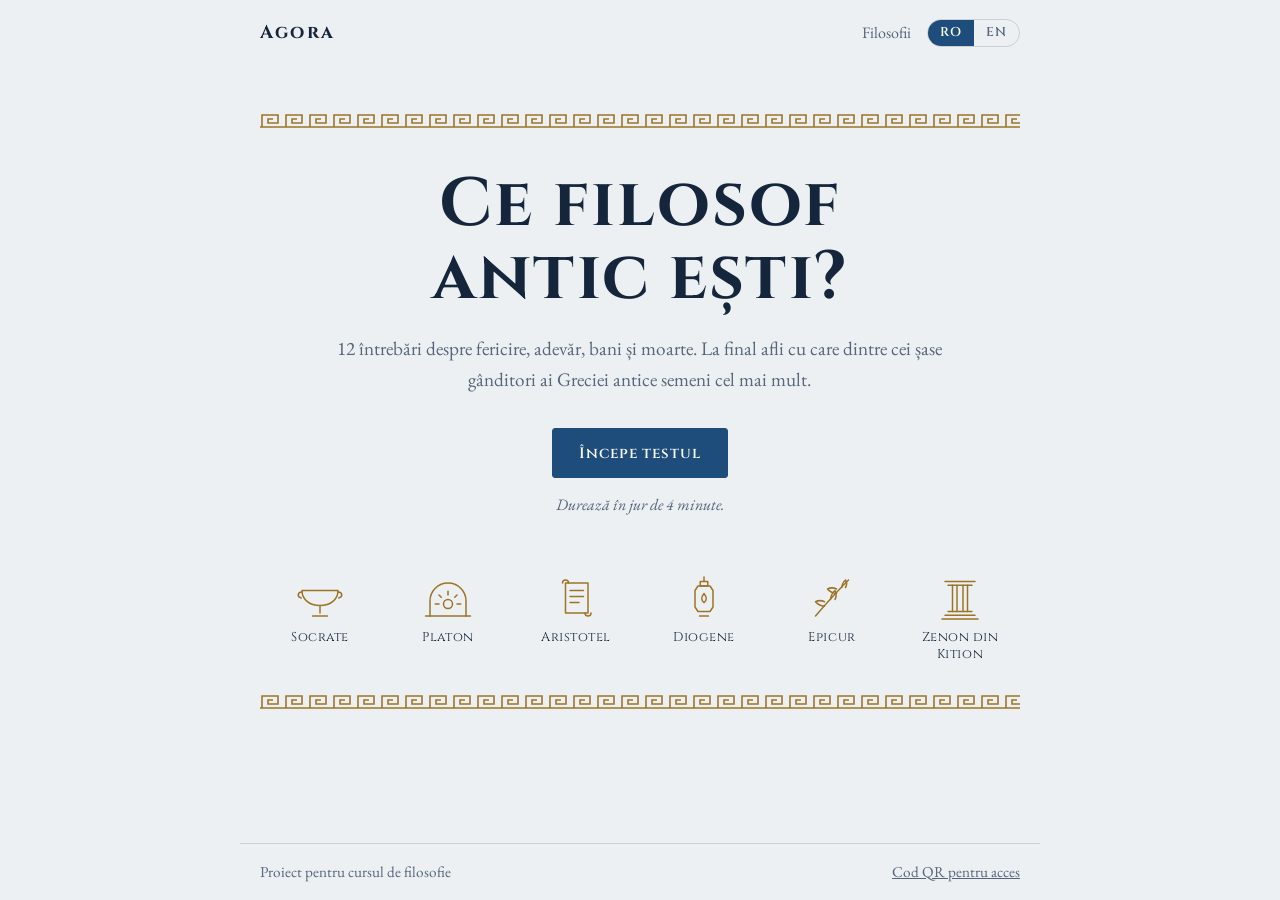
<file: filosof-antic/index.html>
<!DOCTYPE html>
<html lang="ro">
<head>
  <meta charset="UTF-8">
  <meta name="viewport" content="width=device-width, initial-scale=1">
  <title>Ce filosof antic ești?</title>
  <meta name="description" content="Un test de personalitate: află cu care filosof al Greciei antice semeni cel mai mult.">
  <link rel="icon" href="assets/favicon.svg" type="image/svg+xml">
  <link rel="preconnect" href="https://fonts.googleapis.com">
  <link rel="preconnect" href="https://fonts.gstatic.com" crossorigin>
  <link href="https://fonts.googleapis.com/css2?family=Cinzel:wght@500;600;700&family=EB+Garamond:ital,wght@0,400;0,500;1,400&display=swap" rel="stylesheet">
  <link rel="stylesheet" href="css/style.css">
</head>
<body>
  <header class="site-header">
    <a class="brand" href="./" data-action="home" data-i18n="brand">Agora</a>
    <div class="header-right">
      <button class="nav-link" data-action="gallery" data-i18n="navGallery">Filosofii</button>
      <div class="lang" role="group" aria-label="Limba / Language">
        <button data-lang="ro" aria-pressed="true">RO</button>
        <button data-lang="en" aria-pressed="false">EN</button>
      </div>
    </div>
  </header>

  <main id="app" class="page" aria-live="polite"></main>

  <footer class="site-footer">
    <span data-i18n="footer">Proiect pentru cursul de filosofie</span>
    <a href="qr.html" data-i18n="footerQr">Cod QR pentru acces</a>
  </footer>

  <div id="toast" class="toast" role="status"></div>

  <script src="js/data.js"></script>
  <script src="js/app.js"></script>
</body>
</html>
</file>
<file: filosof-antic/css/style.css>
/* =========================================================
   Tema: Grecia antică. Marmură rece, albastru egean, aur.
   Elementul distinctiv: banda cu meandru grecesc.
   ========================================================= */

:root {
  --marble: #EDF0F2;
  --surface: #FBFBFA;
  --ink: #15253B;
  --muted: #55657A;
  --aegean: #1E4D7B;
  --aegean-soft: rgba(30, 77, 123, 0.08);
  --gold: #9C7427;
  --line: rgba(21, 37, 59, 0.16);
  --on-aegean: #FBFBFA;

  --display: "Cinzel", "Trajan Pro", "Times New Roman", serif;
  --text: "EB Garamond", Garamond, "Times New Roman", serif;
  color-scheme: light;
}

@media (prefers-color-scheme: dark) {
  :root:not([data-theme="light"]) {
    --marble: #0C1624;
    --surface: #122035;
    --ink: #E8ECF1;
    --muted: #9DABBD;
    --aegean: #86B5E0;
    --aegean-soft: rgba(134, 181, 224, 0.1);
    --gold: #D2AD5A;
    --line: rgba(232, 236, 241, 0.14);
    --on-aegean: #0C1624;
    color-scheme: dark;
  }
}

:root[data-theme="dark"] {
  --marble: #0C1624;
  --surface: #122035;
  --ink: #E8ECF1;
  --muted: #9DABBD;
  --aegean: #86B5E0;
  --aegean-soft: rgba(134, 181, 224, 0.1);
  --gold: #D2AD5A;
  --line: rgba(232, 236, 241, 0.14);
  --on-aegean: #0C1624;
  color-scheme: dark;
}

*, *::before, *::after { box-sizing: border-box; }

html { -webkit-text-size-adjust: 100%; }

body {
  margin: 0;
  min-height: 100vh;
  display: flex;
  flex-direction: column;
  background: var(--marble);
  color: var(--ink);
  font-family: var(--text);
  font-size: 1.1875rem;
  line-height: 1.6;
}

img, svg { max-width: 100%; }

:focus-visible {
  outline: 3px solid var(--gold);
  outline-offset: 3px;
}

/* ---------- Meandru grecesc ---------- */

.meander {
  height: 14px;
  background: var(--gold);
  -webkit-mask: url("data:image/svg+xml,%3Csvg xmlns='http://www.w3.org/2000/svg' viewBox='0 0 24 14'%3E%3Cpath d='M0 13H24M2 13V1H18V9H8V5H13' fill='none' stroke='black' stroke-width='1.6'/%3E%3C/svg%3E") repeat-x left center / 24px 14px;
          mask: url("data:image/svg+xml,%3Csvg xmlns='http://www.w3.org/2000/svg' viewBox='0 0 24 14'%3E%3Cpath d='M0 13H24M2 13V1H18V9H8V5H13' fill='none' stroke='black' stroke-width='1.6'/%3E%3C/svg%3E") repeat-x left center / 24px 14px;
}

/* ---------- Antet și subsol ---------- */

.site-header,
.site-footer {
  width: 100%;
  max-width: 800px;
  margin: 0 auto;
  padding: 1rem 1.25rem;
  display: flex;
  align-items: center;
  justify-content: space-between;
  gap: 1rem;
}

.brand {
  font-family: var(--display);
  font-weight: 700;
  font-size: 1.15rem;
  letter-spacing: 0.12em;
  color: var(--ink);
  text-decoration: none;
}

.header-right {
  display: flex;
  align-items: center;
  gap: 1rem;
}

.nav-link {
  background: none;
  border: 0;
  padding: 0.25rem 0;
  font: inherit;
  font-size: 1rem;
  color: var(--muted);
  cursor: pointer;
  text-decoration: none;
}
.nav-link:hover { color: var(--ink); }

.lang {
  display: inline-flex;
  border: 1px solid var(--line);
  border-radius: 999px;
  overflow: hidden;
}
.lang button {
  background: none;
  border: 0;
  padding: 0.3rem 0.75rem;
  font-family: var(--display);
  font-weight: 600;
  font-size: 0.8rem;
  letter-spacing: 0.08em;
  color: var(--muted);
  cursor: pointer;
}
.lang button[aria-pressed="true"] {
  background: var(--aegean);
  color: var(--on-aegean);
}

.site-footer {
  margin-top: auto;
  font-size: 0.95rem;
  color: var(--muted);
  border-top: 1px solid var(--line);
  flex-wrap: wrap;
}
.site-footer a { color: var(--muted); }

.page {
  width: 100%;
  max-width: 800px;
  margin: 0 auto;
  padding: 1rem 1.25rem 4rem;
  flex: 1;
}

/* ---------- Butoane ---------- */

.btn {
  font-family: var(--display);
  font-weight: 600;
  font-size: 0.95rem;
  letter-spacing: 0.06em;
  padding: 0.85rem 1.6rem;
  border: 1px solid var(--aegean);
  border-radius: 3px;
  background: transparent;
  color: var(--aegean);
  cursor: pointer;
  transition: background-color 0.15s, color 0.15s;
}
.btn:hover { background: var(--aegean-soft); }

.btn.primary {
  background: var(--aegean);
  color: var(--on-aegean);
}
.btn.primary:hover { filter: brightness(1.08); }

.btn.link {
  border: 0;
  padding: 0.5rem 0;
  background: none;
  font-family: var(--text);
  font-weight: 400;
  font-size: 1rem;
  letter-spacing: 0;
  color: var(--muted);
  text-decoration: underline;
  text-underline-offset: 3px;
}

.actions {
  display: flex;
  flex-wrap: wrap;
  align-items: center;
  gap: 0.75rem 1rem;
  margin: 2.5rem 0 2rem;
}
.actions.center { justify-content: center; }

/* ---------- Iconițe ---------- */

.icon {
  display: inline-block;
  color: var(--gold);
  line-height: 0;
}
.icon svg {
  width: 48px;
  height: 48px;
  fill: none;
  stroke: currentColor;
  stroke-width: 2;
  stroke-linecap: round;
  stroke-linejoin: round;
}
.icon.small svg { width: 32px; height: 32px; }
.icon.big svg { width: 84px; height: 84px; stroke-width: 1.6; }

/* ---------- Pagina de start ---------- */

.hero {
  text-align: center;
  padding-top: 2rem;
}

.hero h1 {
  font-family: var(--display);
  font-weight: 700;
  font-size: clamp(2.3rem, 7.5vw, 4.25rem);
  line-height: 1.08;
  letter-spacing: 0.03em;
  margin: 2.5rem auto 1.25rem;
  max-width: 14ch;
  text-wrap: balance;
}

.lead {
  max-width: 34em;
  margin: 0 auto 2rem;
  color: var(--muted);
  font-size: 1.2rem;
}

.note {
  margin: 0.9rem 0 0;
  font-size: 1rem;
  font-style: italic;
  color: var(--muted);
}

.frieze {
  list-style: none;
  padding: 0;
  margin: 3.5rem 0 2rem;
  display: grid;
  grid-template-columns: repeat(6, 1fr);
  gap: 1rem 0.5rem;
}
.frieze li {
  display: flex;
  flex-direction: column;
  align-items: center;
  gap: 0.5rem;
}
.frieze-name {
  font-family: var(--display);
  font-size: 0.8rem;
  letter-spacing: 0.04em;
  line-height: 1.3;
  color: var(--ink);
}

/* ---------- Chestionar ---------- */

.quiz { padding-top: 1.5rem; }

.progress {
  height: 3px;
  background: var(--line);
}
.progress span {
  display: block;
  height: 100%;
  background: var(--gold);
  transition: width 0.35s ease;
}

.counter {
  margin: 1.25rem 0 0.25rem;
  font-size: 1rem;
  color: var(--muted);
}

.question {
  font-family: var(--text);
  font-weight: 500;
  font-size: clamp(1.65rem, 4.6vw, 2.2rem);
  line-height: 1.25;
  margin: 0 0 1.75rem;
  text-wrap: balance;
}
.question:focus { outline: none; }

.answers {
  display: grid;
  gap: 0.6rem;
  margin-bottom: 1.25rem;
}

.answer {
  text-align: left;
  font: inherit;
  line-height: 1.4;
  color: var(--ink);
  background: var(--surface);
  border: 1px solid var(--line);
  border-radius: 4px;
  padding: 0.95rem 1.15rem;
  cursor: pointer;
  transition: border-color 0.15s, background-color 0.15s, box-shadow 0.15s;
}
.answer:hover { border-color: var(--gold); }
.answer.selected {
  border-color: var(--aegean);
  background: var(--aegean-soft);
  box-shadow: inset 4px 0 0 var(--aegean);
}
.answer.with-icon {
  display: flex;
  align-items: center;
  gap: 1rem;
}

/* ---------- Rezultat (stela) ---------- */

.stele {
  margin-top: 1rem;
  padding: 1.25rem clamp(1.25rem, 5vw, 3.25rem);
  background: var(--surface);
  border: 1px solid var(--line);
}

.stele-head {
  text-align: center;
  padding: 2.25rem 0 1rem;
}

.you-are {
  margin: 1rem 0 0;
  font-style: italic;
  font-size: 1.25rem;
  color: var(--muted);
}

.stele h1 {
  font-family: var(--display);
  font-weight: 700;
  font-size: clamp(2.5rem, 9vw, 4.75rem);
  line-height: 1.05;
  letter-spacing: 0.06em;
  margin: 0.1rem 0 0;
  text-wrap: balance;
  animation: inscribe 1s ease-out both;
}
.stele h1:focus { outline: none; }

@keyframes inscribe {
  from { opacity: 0; letter-spacing: 0.28em; }
  to   { opacity: 1; letter-spacing: 0.06em; }
}

.years {
  margin: 0.35rem 0 0;
  font-size: 1rem;
  color: var(--muted);
}

.tagline {
  margin: 0.75rem 0 0;
  font-family: var(--display);
  font-weight: 600;
  letter-spacing: 0.08em;
  color: var(--gold);
}

.desc {
  font-size: 1.3rem;
  line-height: 1.55;
  max-width: 36em;
  margin: 1.5rem auto 0;
}

.stele blockquote {
  margin: 2.5rem 0;
  padding: 1.5rem 0;
  border-top: 1px solid var(--line);
  border-bottom: 1px solid var(--line);
  text-align: center;
}
.stele blockquote p {
  margin: 0;
  font-style: italic;
  font-size: clamp(1.4rem, 4vw, 1.75rem);
  line-height: 1.35;
  text-wrap: balance;
}
.stele blockquote cite {
  display: block;
  margin-top: 0.75rem;
  font-style: normal;
  font-family: var(--display);
  font-size: 0.85rem;
  letter-spacing: 0.1em;
  color: var(--muted);
}

.stele h2 {
  font-family: var(--display);
  font-weight: 600;
  font-size: 1.05rem;
  letter-spacing: 0.08em;
  color: var(--aegean);
  margin: 2.25rem 0 0.5rem;
}

.ideas {
  margin: 0;
  padding-left: 1.2rem;
}
.ideas li { margin-bottom: 0.4rem; }
.ideas li::marker { color: var(--gold); }

.scores {
  list-style: none;
  margin: 0.75rem 0 0;
  padding: 0;
  display: grid;
  gap: 0.55rem;
}
.scores li {
  display: grid;
  grid-template-columns: minmax(7.5rem, 11rem) 1fr 3rem;
  align-items: center;
  gap: 0.75rem;
  font-size: 1.05rem;
}
.score-pct {
  text-align: right;
  color: var(--muted);
  font-variant-numeric: tabular-nums;
}
.bar {
  height: 8px;
  background: var(--line);
  border-radius: 4px;
  overflow: hidden;
}
.bar span {
  display: block;
  height: 100%;
  background: var(--aegean);
  border-radius: 4px;
}
.scores li.winner { font-weight: 500; }
.scores li.winner .bar span { background: var(--gold); }

.also {
  margin: 1rem 0 0;
  font-style: italic;
  color: var(--muted);
}

/* ---------- Galerie ---------- */

.gallery-page { padding-top: 1.5rem; }

.gallery-page > h1 {
  font-family: var(--display);
  font-weight: 700;
  font-size: clamp(2rem, 6vw, 3rem);
  letter-spacing: 0.04em;
  text-align: center;
  margin: 1rem 0 0.5rem;
}
.gallery-page > h1:focus { outline: none; }
.gallery-page > .lead { text-align: center; }

.gallery {
  display: grid;
  grid-template-columns: repeat(auto-fit, minmax(290px, 1fr));
  gap: 1rem;
}

.figure {
  background: var(--surface);
  border: 1px solid var(--line);
  border-top: 3px solid var(--gold);
  padding: 1.5rem 1.4rem 1.25rem;
}
.figure h2 {
  font-family: var(--display);
  font-weight: 700;
  font-size: 1.35rem;
  letter-spacing: 0.04em;
  margin: 0.75rem 0 0;
}
.figure .tagline { margin-top: 0.4rem; font-size: 0.9rem; }
.figure-quote {
  font-style: italic;
  margin: 0.9rem 0;
  font-size: 1.1rem;
}
.figure .ideas { font-size: 1.02rem; }

/* ---------- Pagina QR ---------- */

.qr-page > h1 {
  font-family: var(--display);
  font-weight: 700;
  font-size: clamp(2rem, 6vw, 3rem);
  letter-spacing: 0.04em;
  text-align: center;
  margin: 1.5rem 0 0.75rem;
}
.qr-page > .lead { text-align: center; }

.field {
  max-width: 34em;
  margin: 0 auto;
  display: grid;
  gap: 0.4rem;
}
.field label {
  font-family: var(--display);
  font-weight: 600;
  font-size: 0.9rem;
  letter-spacing: 0.06em;
}
.field input {
  font: inherit;
  font-size: 1.05rem;
  padding: 0.7rem 0.9rem;
  border: 1px solid var(--line);
  border-radius: 3px;
  background: var(--surface);
  color: var(--ink);
}

.warning {
  max-width: 34em;
  margin: 0.75rem auto 0;
  padding: 0.75rem 1rem;
  border-left: 3px solid var(--gold);
  background: var(--surface);
  font-size: 1.02rem;
}

.qr-card {
  max-width: 420px;
  margin: 2rem auto 0;
  padding: 1.25rem 1.5rem;
  background: #FFFFFF;
  color: #15253B;
  border: 1px solid var(--line);
  text-align: center;
}
.qr-card .meander { background: #9C7427; }
.qr-title {
  font-family: var(--display);
  font-weight: 700;
  font-size: 1.5rem;
  line-height: 1.15;
  letter-spacing: 0.03em;
  margin: 1.25rem 0 1rem;
}
.qr-code {
  display: flex;
  justify-content: center;
}
.qr-code img,
.qr-code canvas {
  width: 100% !important;
  max-width: 300px;
  height: auto !important;
}
.qr-scan { margin: 1rem 0 0.1rem; font-style: italic; }
.qr-url {
  margin: 0 0 1.25rem;
  font-size: 0.95rem;
  word-break: break-all;
  color: #55657A;
}

/* ---------- Notificare ---------- */

.toast {
  position: fixed;
  left: 50%;
  bottom: 1.5rem;
  transform: translate(-50%, 1rem);
  padding: 0.6rem 1.1rem;
  background: var(--ink);
  color: var(--marble);
  border-radius: 3px;
  font-size: 1rem;
  opacity: 0;
  pointer-events: none;
  transition: opacity 0.2s, transform 0.2s;
}
.toast.show { opacity: 1; transform: translate(-50%, 0); }

/* ---------- Ecrane mici ---------- */

@media (max-width: 600px) {
  body { font-size: 1.125rem; }
  .frieze { grid-template-columns: repeat(3, 1fr); }
  .scores li { grid-template-columns: 6.5rem 1fr 2.75rem; font-size: 1rem; }
  .actions .btn:not(.link) { flex: 1 1 100%; }
  .header-right { gap: 0.6rem; }
}

@media (prefers-reduced-motion: reduce) {
  *, *::before, *::after {
    animation: none !important;
    transition: none !important;
  }
}

/* ---------- Tipărire (pagina QR) ---------- */

@media print {
  .site-header, .site-footer, .field, .warning, .actions, .qr-page > .lead, .qr-page > h1 { display: none !important; }
  body { background: #FFFFFF; }
  .qr-card { border: 0; margin-top: 3rem; max-width: 520px; }
  .qr-code img, .qr-code canvas { max-width: 380px; }
}
</file>
